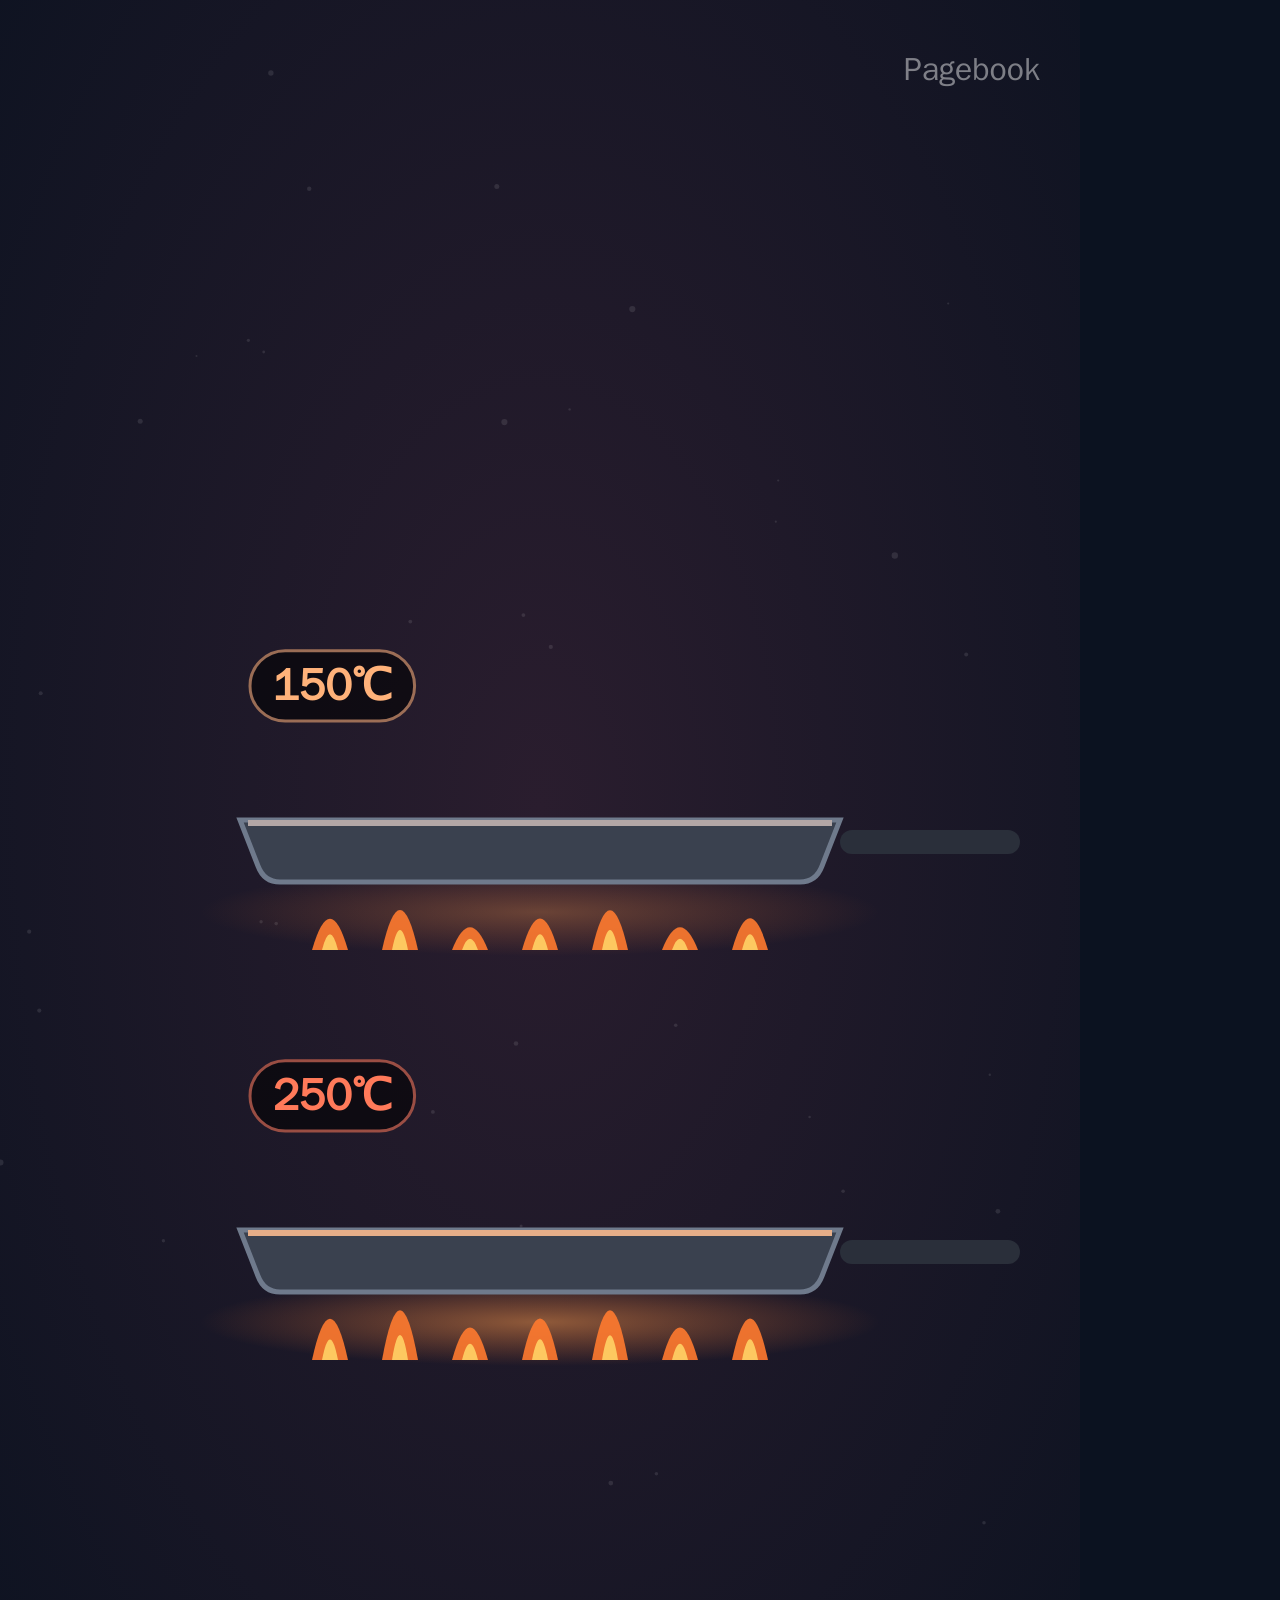
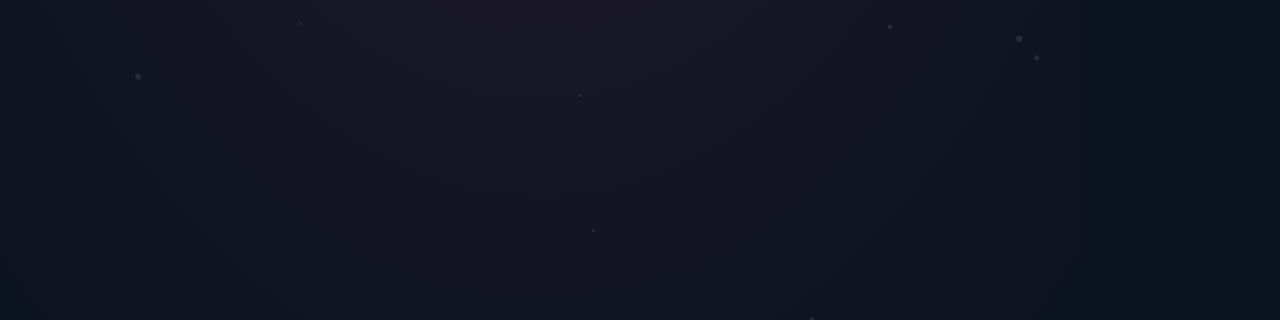
<file: motion/leidenfrost/index.html>
<!doctype html>
<html><head><meta charset="utf-8">
<style>
html,body{margin:0;background:#0b1220;overflow:hidden}
svg{display:block}
text{font-family:Pretendard,'Noto Sans KR','WenQuanYi Zen Hei',sans-serif}
</style></head>
<body>
<svg id="s" width="1080" height="1920" viewBox="0 0 1080 1920" xmlns="http://www.w3.org/2000/svg"></svg>
<script>
// Layout safe zones: profile grid shows y 240-1680 (3:4 crop); Reels UI covers roughly y > 1560.
// Headlines sit at y >= 380, captions are centred at y 1450.
const FPS = 30, DUR = 32.5, TOTAL = Math.round(FPS * DUR);
const WATER = '#5aa9f0', YEL = '#ffd166', HOT = '#ff7a2f', RED = '#ff6b6b', GREEN = '#7dffb0', BG = '#0b1220', GRAY = '#a9b6c8';
const CAP_Y = 1450, HEAD_Y = 380;

// ---------- helpers ----------
const clamp = (x, a = 0, b = 1) => Math.max(a, Math.min(b, x));
const lerp = (a, b, t) => a + (b - a) * t;
const prog = (t, a, b) => clamp((t - a) / (b - a));
const easeOut = t => 1 - Math.pow(1 - clamp(t), 3);
const easeIn = t => Math.pow(clamp(t), 2);
const ease = t => { t = clamp(t); return t < .5 ? 4 * t * t * t : 1 - Math.pow(-2 * t + 2, 3) / 2; };
const back = t => { t = clamp(t); const c = 1.7; return 1 + (c + 1) * Math.pow(t - 1, 3) + c * Math.pow(t - 1, 2); };
const win = (t, a, b, f = .25) => clamp((t - a) / f) * clamp((b - t) / f);
const hex = c => [1, 3, 5].map(i => parseInt(c.slice(i, i + 2), 16));
const mix = (a, b, t) => { const A = hex(a), B = hex(b); t = clamp(t); return '#' + A.map((v, i) => Math.round(lerp(v, B[i], t)).toString(16).padStart(2, '0')).join(''); };
const esc = s => s.replace(/&/g, '&amp;').replace(/</g, '&lt;');
const f1 = v => v.toFixed(1);
const sc2 = v => (Math.round(v * 1000) / 1000);
function rng(seed) { let s = seed >>> 0; return () => { s = (s * 1664525 + 1013904223) >>> 0; return s / 4294967296; }; }
const tlen = s => [...s].reduce((a, c) => a + (c.charCodeAt(0) > 0x2000 ? 1 : 0.55), 0);

function txt(x, y, str, size, o = {}) {
  const { fill = '#fff', weight = 800, anchor = 'middle', op = 1, stroke = null, rot = 0 } = o;
  const st = stroke ? `stroke="${stroke}" stroke-width="${size * 0.14}" stroke-linejoin="round" paint-order="stroke"` : '';
  const tr = rot ? `transform="rotate(${rot} ${f1(x)} ${f1(y)})"` : '';
  return `<text x="${f1(x)}" y="${f1(y)}" font-size="${size}" font-weight="${weight}" fill="${fill}" text-anchor="${anchor}" opacity="${sc2(op)}" ${st} ${tr}>${esc(str)}</text>`;
}
function headline(t, a, b, lines, y = HEAD_Y, size = 80) {
  const op = win(t, a, b, .3); if (op <= 0) return '';
  const dy = (1 - easeOut(prog(t, a, a + .4))) * 30;
  let s = `<g opacity="${sc2(op)}" transform="translate(0 ${f1(dy)})">`;
  lines.forEach((l, i) => { s += txt(540, y + i * size * 1.25, l[0], size, { fill: l[1] || '#fff', stroke: BG }); });
  return s + '</g>';
}
function caption(t, a, b, str) {
  const op = win(t, a, b, .2); if (op <= 0) return '';
  const ls = str.split('\n'), fs = 50, lh = 70;
  const w = Math.min(1020, Math.max(...ls.map(tlen)) * fs + 90), h = ls.length * lh + 42;
  const y0 = CAP_Y - h / 2, dy = (1 - easeOut(prog(t, a, a + .3))) * 24;
  let s = `<g opacity="${sc2(op)}" transform="translate(0 ${f1(dy)})"><rect x="${f1(540 - w / 2)}" y="${f1(y0)}" width="${f1(w)}" height="${h}" rx="28" fill="#000" opacity=".58"/>`;
  ls.forEach((l, i) => { s += txt(540, y0 + 21 + lh * (i + .5) + fs * .36, l, fs, { weight: 700 }); });
  return s + '</g>';
}
function pop(t, a, b, x, y, str, size, fill = YEL, rot = -8) {
  const op = win(t, a, b, .12); if (op <= 0) return '';
  const sc = back(prog(t, a, a + .25));
  return `<g opacity="${sc2(op)}" transform="translate(${f1(x)} ${f1(y)}) rotate(${rot}) scale(${sc2(sc)})">${txt(0, 0, str, size, { fill, stroke: BG })}</g>`;
}
function chip(x, y, str, color, size = 42, op = 1, anchor = 'start') {
  if (op <= 0) return '';
  const w = tlen(str) * size + 48, x0 = anchor === 'start' ? x : x - w / 2;
  return `<g opacity="${sc2(op)}"><rect x="${f1(x0)}" y="${f1(y - size * 1.12)}" width="${f1(w)}" height="${f1(size * 1.6)}" rx="${f1(size * .8)}" fill="#000" opacity=".55" stroke="${color}" stroke-width="3"/>${txt(x0 + w / 2, y, str, size, { fill: color })}</g>`;
}
function arrow(x1, y1, x2, y2, color, w = 8, op = 1) {
  const a = Math.atan2(y2 - y1, x2 - x1), h = w * 2.6;
  const bx = x2 - Math.cos(a) * h, by = y2 - Math.sin(a) * h;
  const p1 = [bx + Math.cos(a + Math.PI / 2) * h * .6, by + Math.sin(a + Math.PI / 2) * h * .6];
  const p2 = [bx + Math.cos(a - Math.PI / 2) * h * .6, by + Math.sin(a - Math.PI / 2) * h * .6];
  return `<g opacity="${sc2(op)}"><line x1="${f1(x1)}" y1="${f1(y1)}" x2="${f1(bx)}" y2="${f1(by)}" stroke="${color}" stroke-width="${w}" stroke-linecap="round"/><polygon points="${f1(x2)},${f1(y2)} ${f1(p1[0])},${f1(p1[1])} ${f1(p2[0])},${f1(p2[1])}" fill="${color}"/></g>`;
}
function checkIcon(x, y, ok, op = 1) {
  const c = ok ? '#2fbf71' : '#e0593e';
  const mark = ok ? `<path d="M${x - 16},${y + 1} L${x - 4},${y + 13} L${x + 17},${y - 11}" stroke="#fff" stroke-width="8" fill="none" stroke-linecap="round" stroke-linejoin="round"/>`
    : `<path d="M${x - 12},${y - 12} L${x + 12},${y + 12} M${x + 12},${y - 12} L${x - 12},${y + 12}" stroke="#fff" stroke-width="8" stroke-linecap="round"/>`;
  return `<g opacity="${sc2(op)}"><circle cx="${x}" cy="${y}" r="30" fill="${c}"/>${mark}</g>`;
}

// ---------- props ----------
function pan(y, temp, op = 1) { // y = top surface
  const heat = clamp((temp - 100) / 200);
  let s = `<g opacity="${sc2(op)}"><ellipse cx="540" cy="${y + 92}" rx="340" ry="44" fill="url(#halo)" opacity="${sc2(.35 + heat * .65)}"/>`;
  s += `<rect x="840" y="${y + 10}" width="180" height="24" rx="12" fill="#2a2f3a"/>`;
  s += `<path d="M240,${y} L840,${y} L822,${y + 46} Q816,${y + 62} 800,${y + 62} L280,${y + 62} Q264,${y + 62} 258,${y + 46} Z" fill="#3a414f" stroke="#6f7a8c" stroke-width="5"/>`;
  s += `<line x1="248" y1="${y + 3}" x2="832" y2="${y + 3}" stroke="${mix('#9aa3b5', '#ffb27a', heat)}" stroke-width="6"/>`;
  return s + '</g>';
}
function flames(y, t, heat, op = 1) {
  let s = `<g opacity="${sc2(op)}">`;
  for (let i = 0; i < 7; i++) { const x = 330 + i * 70, h = 24 + heat * 18 + Math.sin(t * 14 + i * 2.1) * 9; s += `<path d="M${x - 18},${y + 130} Q${x},${f1(y + 130 - h * 2.2)} ${x + 18},${y + 130} Z" fill="${HOT}" opacity=".9"/><path d="M${x - 8},${y + 130} Q${x},${f1(y + 130 - h * 1.1)} ${x + 8},${y + 130} Z" fill="${YEL}" opacity=".9"/>`; }
  return s + '</g>';
}
function bead(x, yb, rx, ry, op = 1) { // water drop sitting with bottom at yb
  const cy = yb - ry;
  return `<g opacity="${sc2(op)}"><ellipse cx="${f1(x)}" cy="${f1(cy)}" rx="${f1(rx)}" ry="${f1(ry)}" fill="url(#drop)"/><ellipse cx="${f1(x - rx * .35)}" cy="${f1(cy - ry * .4)}" rx="${f1(rx * .25)}" ry="${f1(ry * .16)}" fill="#fff" opacity=".8" transform="rotate(-25 ${f1(x - rx * .35)} ${f1(cy - ry * .4)})"/></g>`;
}
function steam(x, y, t, op, n = 3, spread = 50, h = 170) {
  if (op <= 0) return '';
  let s = '';
  for (let i = 0; i < n; i++) {
    const o = (t * .9 + i / n) % 1, xx = x + (i - (n - 1) / 2) * spread, yy = y - o * h;
    s += `<path d="M${f1(xx)},${f1(yy)} q18,-24 0,-48 q-18,-24 0,-48" stroke="#ffffff" stroke-width="6" fill="none" stroke-linecap="round" opacity="${sc2((1 - o) * .45 * op)}"/>`;
  }
  return s;
}
const BUBS = (() => { const r = rng(3), a = []; for (let i = 0; i < 26; i++) a.push({ dx: (r() - .5) * 110, ph: r(), r: 3 + r() * 6 }); return a; })();

// ---------- scenes ----------
function sceneA(t) { // 0 - 7 : two pans
  const P1 = 820, P2 = 1230;
  let s = headline(t, .15, 6.9, [['더 뜨거운 팬에서'], ['물방울이 더 오래 산다?', YEL]]);
  s += pan(P1, 150) + flames(P1, t, .25) + pan(P2, 250) + flames(P2, t, .75);
  s += chip(250, P1 - 120, '150℃', '#ffb27a', 44) + chip(250, P2 - 120, '250℃', '#ff7a5a', 44);
  // pan 1: sizzles away
  const C1 = 1.0, G1 = 1.9;
  if (t >= .5 && t < C1) s += bead(540, 600 + (P1 - 600) * easeIn(prog(t, .5, C1)), 30, 30);
  else if (t >= C1 && t < G1) {
    const k = prog(t, C1, G1), rx = lerp(62, 0, Math.pow(k, .8)), ry = lerp(16, 0, k), jx = Math.sin(t * 70) * 3;
    s += `<ellipse cx="${f1(540 + jx)}" cy="${f1(P1 - ry)}" rx="${f1(rx)}" ry="${f1(ry)}" fill="url(#drop)"/>`;
    for (const b of BUBS) { const o = (t * 4 + b.ph) % 1; if (Math.abs(b.dx) > rx) continue; s += `<circle cx="${f1(540 + b.dx)}" cy="${f1(P1 - 4 - o * 40)}" r="${f1(b.r)}" fill="none" stroke="#e8f6ff" stroke-width="2.5" opacity="${sc2(1 - o)}"/>`; }
  }
  s += steam(540, P1 - 20, t, win(t, C1, 2.8, .3), 3, 46);
  s += pop(t, C1, C1 + .7, 720, P1 - 70, '치익!', 72, '#ffffff', 8);
  s += chip(600, P1 - 120, '약 1초 만에 증발', RED, 40, win(t, 2.0, 6.9, .2));
  // pan 2: floats and skates
  const C2 = 3.1;
  if (t >= 2.6 && t < C2) s += bead(540, 1010 + (P2 - 6 - 1010) * easeIn(prog(t, 2.6, C2)), 32, 32);
  else if (t >= C2) {
    const te = t - C2, bounce = -Math.abs(Math.sin(te * 9)) * 34 * Math.exp(-te * 3);
    const x = 540 + Math.sin(te * 1.7) * 150 * prog(t, C2 + .3, C2 + 1.3);
    s += `<ellipse cx="${f1(x)}" cy="${P2 - 3}" rx="30" ry="4" fill="#ffffff" opacity=".55"/>`;
    s += bead(x, P2 - 7 + bounce, 34, 30);
    s += chip(600, P2 - 120, `${te.toFixed(1)}초째 버티는 중`, GREEN, 40, prog(t, C2 + .2, C2 + .5));
  }
  s += caption(t, .3, 2.4, '150℃ 팬: 치익! 1초 만에 사라짐');
  s += caption(t, 2.5, 4.7, '250℃ 팬: 구슬처럼 굴러다니며 버팀');
  s += caption(t, 4.8, 6.9, '더 뜨거운데 왜 더 오래 버틸까?');
  return s;
}
function cushionDrop(x, yb, rx, ry, gap, t, op = 1) { // drop floating on vapor layer of height gap above yb
  let s = `<g opacity="${sc2(op)}">`;
  if (gap > 1) s += `<ellipse cx="${f1(x)}" cy="${f1(yb - gap / 2)}" rx="${f1(rx * .85)}" ry="${f1(gap / 2 + 2)}" fill="#ffffff" opacity=".55"/>`;
  s += bead(x, yb - gap, rx, ry) + '</g>';
  return s;
}
function sceneB(t) { // 7 - 10.3 : title
  const a = 7.0, sc = back(prog(t, a, a + .5)), bob = Math.sin((t - a) * 3) * 8;
  let s = `<g transform="translate(540 740) scale(${sc2(sc)}) translate(-540 -740)">`;
  s += `<rect x="330" y="790" width="420" height="26" rx="13" fill="#4a5263"/><ellipse cx="540" cy="830" rx="260" ry="30" fill="url(#halo)"/>`;
  s += cushionDrop(540, 790 + bob * .2, 120, 100, 18 + bob, t) + steam(540, 640, t, 1, 3, 90, 120) + '</g>';
  s += `<g opacity="${sc2(easeOut(prog(t, a + .3, a + .8)))}" filter="url(#glow)">${txt(540, 1000, '라이덴프로스트', 118)}${txt(540, 1125, '효과', 118)}</g>`;
  s += txt(540, 1200, 'Leidenfrost Effect', 52, { fill: WATER, weight: 600, op: easeOut(prog(t, a + .6, a + 1.0)) });
  s += txt(540, 1275, '1756년 독일 의사 라이덴프로스트가 기록', 38, { fill: GRAY, weight: 600, op: easeOut(prog(t, a + .9, a + 1.3)) });
  s += caption(t, 7.6, 10.2, "이 현상의 이름은 '라이덴프로스트 효과'");
  return s;
}
function sceneC(t) { // 10.3 - 16 : vapor cushion cross-section
  let s = headline(t, 10.35, 15.9, [['왜 더 오래 버틸까?']]);
  const PY = 1110, TOUCH = 11.3;
  s += `<ellipse cx="540" cy="${PY + 70}" rx="420" ry="60" fill="url(#halo)" opacity=".9"/>`;
  s += `<rect x="130" y="${PY}" width="820" height="90" rx="14" fill="#3a414f" stroke="#6f7a8c" stroke-width="5"/>`;
  s += `<line x1="138" y1="${PY + 3}" x2="942" y2="${PY + 3}" stroke="#ffb27a" stroke-width="6"/>`;
  s += txt(900, PY + 60, '뜨거운 판', 34, { anchor: 'end', fill: '#ffd6b5', weight: 700 });
  const fall = easeOut(prog(t, 10.4, TOUCH)), gap = 46 * easeOut(prog(t, TOUCH, TOUCH + .5)) + Math.sin(t * 6) * 3 * prog(t, TOUCH + .5, TOUCH + 1);
  const yb = lerp(PY - 300, PY, fall) - gap, wob = 1 + Math.sin(t * 7) * .02 * prog(t, TOUCH, TOUCH + .5);
  // vapor layer
  if (gap > 1) {
    s += `<rect x="330" y="${f1(PY - gap)}" width="420" height="${f1(gap)}" fill="#ffffff" opacity=".42"/>`;
    const aop = prog(t, TOUCH + .4, TOUCH + .8);
    for (const d of [-1, 1]) for (let i = 0; i < 3; i++) { const o = ((t * 1.4 + i / 3) % 1); const x0 = 540 + d * (40 + o * 190); s += arrow(x0, PY - gap / 2, x0 + d * 40, PY - gap / 2, '#ffffff', 5, aop * (1 - o * .5)); }
    s += steam(330, PY - gap - 10, t, aop, 2, 30, 120) + steam(750, PY - gap - 10, t + .4, aop, 2, 30, 120);
  }
  // the drop
  s += `<g transform="translate(540 ${f1(yb)}) scale(${sc2(wob)} ${sc2(2 - wob)}) translate(-540 ${f1(-yb)})">`;
  s += `<path d="M330,${f1(yb - 40)} C330,${f1(yb - 330)} 750,${f1(yb - 330)} 750,${f1(yb - 40)} Q750,${f1(yb)} 650,${f1(yb)} L430,${f1(yb)} Q330,${f1(yb)} 330,${f1(yb - 40)} Z" fill="url(#drop)"/>`;
  s += `<ellipse cx="440" cy="${f1(yb - 220)}" rx="50" ry="26" fill="#ffffff" opacity=".75" transform="rotate(-25 440 ${f1(yb - 220)})"/></g>`;
  s += txt(540, yb - 120, '물방울', 46, { op: prog(t, 10.6, 11.0) });
  s += pop(t, TOUCH, TOUCH + .6, 830, PY - 160, '치익', 60, '#ffffff', 10);
  // label for cushion
  const lop = prog(t, TOUCH + .6, TOUCH + 1.0);
  if (lop > 0) s += `<g opacity="${sc2(lop)}"><line x1="760" y1="${f1(PY - gap / 2)}" x2="880" y2="${PY - 90}" stroke="#ffffff" stroke-width="3"/></g>` + txt(890, PY - 140, '수증기 쿠션', 42, { anchor: 'middle', fill: '#ffffff', op: lop, stroke: BG }) + txt(890, PY - 98, '(실제 약 0.1mm)', 30, { fill: GRAY, weight: 600, op: lop, stroke: BG });
  // heat arrows blocked
  const hop = prog(t, 13.5, 13.9);
  if (hop > 0) {
    for (let i = 0; i < 5; i++) { const x = 380 + i * 80, o = (t * 1.2 + i * .2) % 1; s += arrow(x, PY + 70 - o * 20, x, PY + 14 - o * 10, HOT, 7, hop * .9); }
    s += txt(540, PY + 175, '수증기는 열을 잘 못 전해요', 40, { fill: '#ffb27a', op: hop, stroke: BG });
  }
  s += caption(t, 10.4, 13.3, '닿는 순간 아랫면이 확 증발해\n수증기 쿠션이 생겨요');
  s += caption(t, 13.4, 15.9, '물방울은 그 위에 떠 있어서\n열을 잘 못 받아요');
  return s;
}
// qualitative lifetime curve (normalised heights)
const CURVE = [[100, .42], [125, .28], [150, .06], [170, .1], [190, .55], [205, .93], [230, .86], [260, .74], [300, .62]];
const cr1 = (a, b, c, d, u) => .5 * ((2 * b) + (-a + c) * u + (2 * a - 5 * b + 4 * c - d) * u * u + (-a + 3 * b - 3 * c + d) * u * u * u);
const DENSE = (() => { const a = []; for (let i = 0; i < CURVE.length - 1; i++) { const p0 = CURVE[Math.max(0, i - 1)], p1 = CURVE[i], p2 = CURVE[i + 1], p3 = CURVE[Math.min(CURVE.length - 1, i + 2)]; for (let k = 0; k < 24; k++) { const u = k / 24; a.push([cr1(p0[0], p1[0], p2[0], p3[0], u), cr1(p0[1], p1[1], p2[1], p3[1], u)]); } } a.push(CURVE[CURVE.length - 1]); return a; })();
const GX = T => 190 + (T - 100) / 200 * 700, GY = v => 1220 - v * 540;
function sceneD(t) { // 16 - 22 : lifetime graph
  let s = headline(t, 16.05, 21.9, [['얼마나 차이 날까?']]);
  const gop = prog(t, 16.1, 16.4);
  s += `<g opacity="${sc2(gop)}"><line x1="190" y1="1220" x2="900" y2="1220" stroke="${GRAY}" stroke-width="4"/><line x1="190" y1="1220" x2="190" y2="620" stroke="${GRAY}" stroke-width="4"/>`;
  for (const T of [100, 150, 200, 250, 300]) s += `<line x1="${GX(T)}" y1="1220" x2="${GX(T)}" y2="1236" stroke="${GRAY}" stroke-width="3"/>` + txt(GX(T), 1272, T + '', 32, { fill: GRAY, weight: 700 });
  s += txt(545, 1318, '판 온도 (℃)', 34, { fill: GRAY, weight: 700 }) + txt(150, 920, '물방울 수명 →', 34, { fill: GRAY, weight: 700, rot: -90 });
  s += txt(210, 660, '작은 물방울 실험 예시', 30, { anchor: 'start', fill: GRAY, weight: 600 }) + '</g>';
  const Tp = lerp(100, 300, ease(prog(t, 16.5, 18.7)));
  // Leidenfrost line
  if (Tp > 192) { const o = prog(t, 18.1, 18.4); s += `<line x1="${GX(200)}" y1="1220" x2="${GX(200)}" y2="640" stroke="#ffffff" stroke-width="3" stroke-dasharray="10 8" opacity="${sc2(o * .8)}"/>` + txt(GX(200), 612, '라이덴프로스트 점 (약 200℃)', 34, { fill: '#ffffff', op: o, stroke: BG }); }
  const pts = DENSE.filter(p => p[0] <= Tp);
  if (pts.length > 1) {
    s += `<polyline points="${pts.map(p => f1(GX(p[0])) + ',' + f1(GY(p[1]))).join(' ')}" stroke="${WATER}" stroke-width="9" fill="none" stroke-linecap="round" stroke-linejoin="round"/>`;
    const e = pts[pts.length - 1]; s += `<circle cx="${f1(GX(e[0]))}" cy="${f1(GY(e[1]))}" r="14" fill="#ffffff"/>`;
  }
  if (Tp > 152) { const o = prog(t, 17.3, 17.6); s += `<circle cx="${GX(150)}" cy="${f1(GY(.06))}" r="13" fill="${RED}" opacity="${sc2(o)}"/>` + txt(GX(150) + 26, GY(.06) - 34, '150℃: 약 1초', 40, { anchor: 'start', fill: RED, op: o, stroke: BG }); }
  if (Tp > 210) { const o = prog(t, 18.6, 18.9); s += `<circle cx="${f1(GX(205))}" cy="${f1(GY(.93))}" r="13" fill="${YEL}" opacity="${sc2(o)}"/>` + txt(GX(205) + 28, GY(.93) - 14, '1분 넘게 버티기도', 40, { anchor: 'start', fill: YEL, op: o, stroke: BG }); }
  s += caption(t, 16.1, 18.6, '판 온도에 따른 물방울 수명을 보면');
  s += caption(t, 18.7, 21.9, '약 200℃를 넘는 순간\n수명이 확 늘어나요');
  return s;
}
function sceneE(t) { // 22 - 27 : pan preheat test
  let s = headline(t, 22.05, 26.9, [['이 원리, 어디에 쓰일까?']], HEAD_Y, 70);
  const P = 860;
  s += pan(P, 250) + flames(P, t, .75);
  for (let i = 0; i < 4; i++) {
    const t0 = 22.3 + i * .12, land = t0 + .45;
    if (t < t0) continue;
    const r = 18 + (i % 2) * 6;
    if (t < land) s += bead(400 + i * 90, lerp(560, P - 5, easeIn(prog(t, t0, land))), r, r);
    else { const te = t - land, x = 540 + Math.sin(te * (1.1 + i * .25) + i * 1.7) * 230 * prog(t, land, land + .8), b = -Math.abs(Math.sin(te * 10)) * 20 * Math.exp(-te * 3); s += `<ellipse cx="${f1(x)}" cy="${P - 3}" rx="${r}" ry="3" fill="#fff" opacity=".5"/>` + bead(x, P - 6 + b, r + 2, r); }
  }
  const r1 = prog(t, 23.0, 23.3), r2 = prog(t, 23.5, 23.8);
  s += checkIcon(250, 1080, false, r1) + txt(300, 1094, '치익 하고 사라지면: 덜 달궈짐', 40, { anchor: 'start', op: r1, weight: 700 });
  s += checkIcon(250, 1180, true, r2) + txt(300, 1194, '구슬처럼 굴러다니면: 예열 완료!', 40, { anchor: 'start', op: r2, fill: GREEN });
  s += txt(540, 1290, '주의: 기름 없는 빈 팬에서만 해보세요', 34, { fill: '#ffb27a', weight: 700, op: prog(t, 24.0, 24.3) });
  s += caption(t, 22.1, 24.4, '스테인리스 팬 예열 확인법이\n바로 이 원리예요');
  s += caption(t, 24.5, 26.9, '물방울이 구슬처럼 굴러다니면\n충분히 달궈진 거예요');
  return s;
}
function sceneF(t) { // 27 - 30 : takeaway
  const sc = back(prog(t, 27.0, 27.5)), bob = Math.sin(t * 3) * 8;
  let s = `<g transform="translate(540 820) scale(${sc2(sc)}) translate(-540 -820)">`;
  s += `<rect x="300" y="900" width="480" height="28" rx="14" fill="#4a5263"/><ellipse cx="540" cy="945" rx="300" ry="34" fill="url(#halo)"/>`;
  s += cushionDrop(540, 900, 140, 115, 22 + bob, t) + steam(540, 700, t, 1, 3, 100, 120) + '</g>';
  s += txt(540, 1120, '뜨거울수록 오히려', 70, { op: prog(t, 27.3, 27.6), stroke: BG });
  s += txt(540, 1220, '닿지 않는다', 84, { fill: YEL, op: prog(t, 27.6, 27.9), stroke: BG });
  s += caption(t, 27.2, 29.9, '너무 뜨거우면 물방울이\n스스로 만든 쿠션 위에 떠요');
  return s;
}
function sceneG(t) { // 30 - 32.5 : next episode + follow
  const a = 30.0;
  let s = chip(540, 640, '다음 편', YEL, 40, prog(t, a, a + .3), 'middle');
  const sc = back(prog(t, a + .1, a + .6));
  s += `<g transform="translate(540 880) scale(${sc2(sc)}) translate(-540 -880)">`;
  for (let i = 0; i < 12; i++) { const ang = i / 12 * Math.PI * 2 + t * .4; s += `<line x1="${f1(540 + Math.cos(ang) * 90)}" y1="${f1(880 + Math.sin(ang) * 90)}" x2="${f1(540 + Math.cos(ang) * 150)}" y2="${f1(880 + Math.sin(ang) * 150)}" stroke="${YEL}" stroke-width="10" stroke-linecap="round" opacity=".8"/>`; }
  s += `<circle cx="540" cy="880" r="70" fill="url(#spark)"/></g>`;
  s += txt(540, 1110, '새우 펀치가', 76, { op: prog(t, a + .3, a + .6), stroke: BG });
  s += txt(540, 1210, '태양만큼 뜨겁다고?', 76, { fill: YEL, op: prog(t, a + .5, a + .8), stroke: BG });
  const fo = prog(t, a + .9, a + 1.2), pulse = 1 + Math.sin(t * 6) * .03;
  s += `<g opacity="${sc2(fo)}" transform="translate(540 1335) scale(${sc2(pulse)})"><rect x="-260" y="-48" width="520" height="96" rx="48" fill="#4f6bff"/>${txt(0, 16, '팔로우하고 다음 편 보기', 42)}</g>`;
  s += txt(540, 1440, 'Pagebook | 1분 과학 원리', 34, { fill: GRAY, weight: 700, op: fo });
  return s;
}
function renderCover() {
  let s = DEFS + `<rect width="1080" height="1920" fill="url(#bg)"/>`;
  s += txt(540, 470, '더 뜨거운 팬에서', 92, { stroke: BG });
  s += txt(540, 590, '물방울이', 92, { stroke: BG }) + txt(540, 710, '더 오래 산다?', 104, { fill: YEL, stroke: BG });
  s += pan(1090, 250) + flames(1090, 0.3, .75);
  s += `<g transform="translate(540 1000) scale(1.6) translate(-540 -1000)">${cushionDrop(540, 1090, 40, 34, 7, 0)}</g>`;
  s += chip(540, 1380, '150℃  →  약 1초', RED, 50, 1, 'middle');
  s += chip(540, 1500, '200℃↑  →  1분 넘게', YEL, 50, 1, 'middle');
  s += txt(1040, 80, 'Pagebook', 32, { anchor: 'end', fill: '#ffffff', op: .45, weight: 700 });
  document.getElementById('s').innerHTML = s;
}

const SCENES = [[0, 7.0, sceneA], [7.0, 10.3, sceneB], [10.3, 16.0, sceneC], [16.0, 22.0, sceneD], [22.0, 27.0, sceneE], [27.0, 30.0, sceneF], [30.0, DUR, sceneG]];
const DEFS = `<defs>
  <radialGradient id="bg" cx="50%" cy="42%" r="75%"><stop offset="0" stop-color="#2a1d2e"/><stop offset="1" stop-color="${BG}"/></radialGradient>
  <radialGradient id="drop" cx="35%" cy="30%" r="80%"><stop offset="0" stop-color="#ffffff" stop-opacity=".95"/><stop offset=".3" stop-color="#8fd0ff"/><stop offset="1" stop-color="#2f7fd8"/></radialGradient>
  <radialGradient id="halo"><stop offset="0" stop-color="#ff9a4a" stop-opacity=".6"/><stop offset="1" stop-color="#ff7a2f" stop-opacity="0"/></radialGradient>
  <radialGradient id="spark"><stop offset="0" stop-color="#ffffff" stop-opacity="1"/><stop offset=".45" stop-color="#ffe7a3" stop-opacity=".8"/><stop offset="1" stop-color="#ffd166" stop-opacity="0"/></radialGradient>
  <filter id="glow" x="-30%" y="-50%" width="160%" height="200%"><feGaussianBlur stdDeviation="9" result="b"/><feMerge><feMergeNode in="b"/><feMergeNode in="SourceGraphic"/></feMerge></filter>
</defs>`;
const DOTS = (() => { const r = rng(21); let d = ''; for (let i = 0; i < 60; i++) d += `<circle cx="${f1(r() * 1080)}" cy="${f1(r() * 1920)}" r="${f1(1 + r() * 2.2)}" fill="#ffffff" opacity="${f1(.04 + r() * .08)}"/>`; return d; })();

function render(f) {
  const t = f / FPS;
  let s = DEFS + `<rect width="1080" height="1920" fill="url(#bg)"/>` + DOTS;
  for (const [a, b, fn] of SCENES) {
    if (t < a - .001 || t > b + .001) continue;
    const op = (a === 0 ? 1 : clamp((t - a) / .3)) * clamp((b - t) / .3 + (b === DUR ? 1 : 0));
    s += `<g opacity="${sc2(op)}">${fn(t)}</g>`;
  }
  s += txt(1040, 80, 'Pagebook', 32, { anchor: 'end', fill: '#ffffff', op: .45, weight: 700 });
  document.getElementById('s').innerHTML = s;
}
render(0);
</script>
</body></html>
</file>
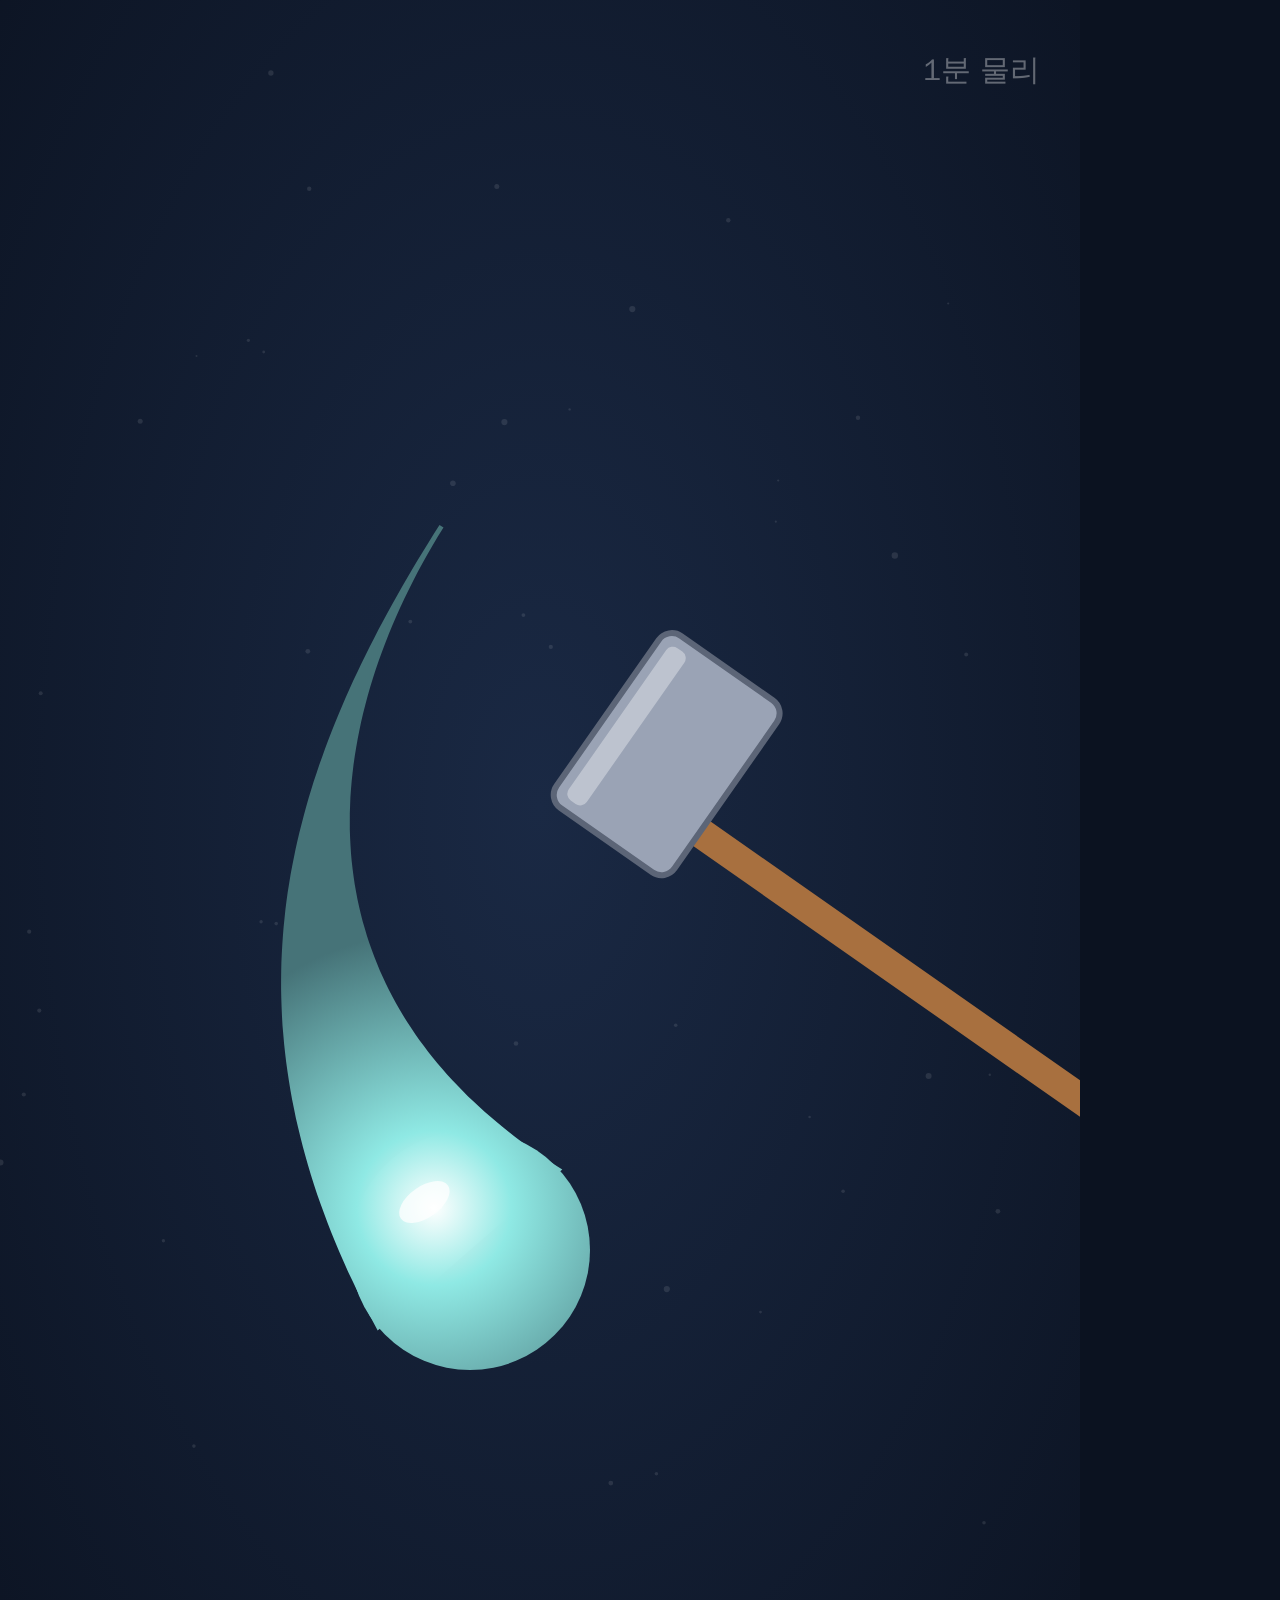
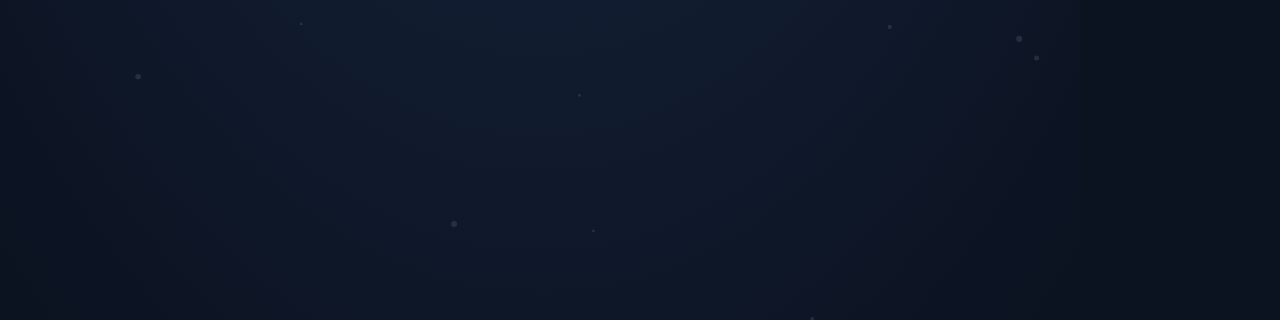
<file: motion/rupert-drop/index.html>
<!doctype html>
<html><head><meta charset="utf-8">
<style>
html,body{margin:0;background:#0b1220;overflow:hidden}
svg{display:block}
text{font-family:Pretendard,'Noto Sans KR','WenQuanYi Zen Hei',sans-serif}
</style></head>
<body>
<svg id="s" width="1080" height="1920" viewBox="0 0 1080 1920" xmlns="http://www.w3.org/2000/svg"></svg>
<script>
const FPS = 30, DUR = 28.5, TOTAL = Math.round(FPS * DUR);
const GLASS = '#8fe9e4', HOT = '#ff7a2f', YEL = '#ffd166', DEEP = '#3f8fa8', BG = '#0b1220';

// ---------- helpers ----------
const clamp = (x, a = 0, b = 1) => Math.max(a, Math.min(b, x));
const lerp = (a, b, t) => a + (b - a) * t;
const prog = (t, a, b) => clamp((t - a) / (b - a));
const easeOut = t => 1 - Math.pow(1 - clamp(t), 3);
const easeIn = t => Math.pow(clamp(t), 3);
const ease = t => { t = clamp(t); return t < .5 ? 4 * t * t * t : 1 - Math.pow(-2 * t + 2, 3) / 2; };
const back = t => { t = clamp(t); const c = 1.7; return 1 + (c + 1) * Math.pow(t - 1, 3) + c * Math.pow(t - 1, 2); };
const win = (t, a, b, f = .25) => clamp((t - a) / f) * clamp((b - t) / f);
const hex = c => [1, 3, 5].map(i => parseInt(c.slice(i, i + 2), 16));
const mix = (a, b, t) => { const A = hex(a), B = hex(b); t = clamp(t); return '#' + A.map((v, i) => Math.round(lerp(v, B[i], t)).toString(16).padStart(2, '0')).join(''); };
const esc = s => s.replace(/&/g, '&amp;').replace(/</g, '&lt;');
const f1 = v => v.toFixed(1);
function rng(seed) { let s = seed >>> 0; return () => { s = (s * 1664525 + 1013904223) >>> 0; return s / 4294967296; }; }
const tlen = s => [...s].reduce((a, c) => a + (c.charCodeAt(0) > 0x2000 ? 1 : 0.55), 0);

function txt(x, y, str, size, o = {}) {
  const { fill = '#fff', weight = 800, anchor = 'middle', op = 1, stroke = null } = o;
  const st = stroke ? `stroke="${stroke}" stroke-width="${size * 0.14}" stroke-linejoin="round" paint-order="stroke"` : '';
  return `<text x="${f1(x)}" y="${f1(y)}" font-size="${size}" font-weight="${weight}" fill="${fill}" text-anchor="${anchor}" opacity="${op}" ${st}>${esc(str)}</text>`;
}
function headline(t, a, b, lines, y = 260, size = 84) {
  const op = win(t, a, b, .3); if (op <= 0) return '';
  const dy = (1 - easeOut(prog(t, a, a + .4))) * 30;
  let s = `<g opacity="${op}" transform="translate(0 ${f1(dy)})">`;
  lines.forEach((l, i) => { s += txt(540, y + i * size * 1.25, l[0], size, { fill: l[1] || '#fff', stroke: BG }); });
  return s + '</g>';
}
function caption(t, a, b, str) {
  const op = win(t, a, b, .2); if (op <= 0) return '';
  const ls = str.split('\n'), fs = 52, lh = 74;
  const w = Math.min(1020, Math.max(...ls.map(tlen)) * fs + 90), h = ls.length * lh + 46;
  const y0 = 1650 - h / 2, dy = (1 - easeOut(prog(t, a, a + .3))) * 24;
  let s = `<g opacity="${op}" transform="translate(0 ${f1(dy)})"><rect x="${f1(540 - w / 2)}" y="${f1(y0)}" width="${f1(w)}" height="${h}" rx="30" fill="#000" opacity=".58"/>`;
  ls.forEach((l, i) => { s += txt(540, y0 + 23 + lh * (i + .5) + fs * .36, l, fs, { weight: 700 }); });
  return s + '</g>';
}
function pop(t, a, b, x, y, str, size, fill = YEL, rot = -8) {
  const op = win(t, a, b, .12); if (op <= 0) return '';
  const sc = back(prog(t, a, a + .25));
  return `<g opacity="${op}" transform="translate(${x} ${y}) rotate(${rot}) scale(${f1(sc * 100) / 100})">${txt(0, 0, str, size, { fill, stroke: BG })}</g>`;
}

// ---------- the drop ----------
function spine(s, o) {
  const P1 = [230, -360], P2 = [-80, -720], u = 1 - s;
  const fx = o.flip ? -1 : 1, x = fx * (2 * u * s * P1[0] + s * s * P2[0]), y = 2 * u * s * P1[1] + s * s * P2[1];
  const c = Math.cos(o.rot || 0), sn = Math.sin(o.rot || 0);
  return [o.x + (x * c - y * sn) * o.k, o.y + (x * sn + y * c) * o.k];
}
const halfW = (s, R) => R * Math.pow(1 - s, 1.8) + 2.4;
function dropPath(o, s0 = 0, s1 = 1) {
  const N = 90, L = [], Rr = [];
  for (let i = 0; i <= N; i++) {
    const s = lerp(s0, s1, i / N), p = spine(s, o);
    const a = spine(Math.max(0, s - .003), o), b = spine(Math.min(1, s + .003), o);
    let dx = b[0] - a[0], dy = b[1] - a[1]; const l = Math.hypot(dx, dy) || 1; dx /= l; dy /= l;
    const w = halfW(s, o.R) * o.k;
    L.push([p[0] - dy * w, p[1] + dx * w]); Rr.push([p[0] + dy * w, p[1] - dx * w]);
  }
  return 'M' + L.concat(Rr.reverse()).map(p => f1(p[0]) + ',' + f1(p[1])).join('L') + 'Z';
}
function normalAt(s, o) {
  const a = spine(Math.max(0, s - .003), o), b = spine(Math.min(1, s + .003), o);
  let dx = b[0] - a[0], dy = b[1] - a[1]; const l = Math.hypot(dx, dy) || 1; return [-dy / l, dx / l];
}
const CRACKS = (() => { const r = rng(11), a = []; for (let i = 0; i < 420; i++) a.push({ s: Math.pow(r(), .8), off: r() * 2 - 1, ang: r() * Math.PI, len: 6 + r() * 22 }); return a; })();

function drawDrop(o) {
  const col = o.col || GLASS, id = 'g' + (o.id || 0), hc = spine(0, o), r = o.R * o.k;
  let s = `<defs><radialGradient id="${id}" gradientUnits="userSpaceOnUse" cx="${f1(hc[0] - r * .3)}" cy="${f1(hc[1] - r * .35)}" r="${f1(r * 2.3)}">
    <stop offset="0" stop-color="#ffffff" stop-opacity=".95"/><stop offset=".28" stop-color="${col}"/><stop offset="1" stop-color="${mix(col, BG, .55)}"/></radialGradient></defs>`;
  s += `<g opacity="${o.alpha ?? 1}">`;
  if (o.halo) s += `<circle cx="${f1(hc[0])}" cy="${f1(hc[1])}" r="${f1(r * 2.4)}" fill="url(#halo)" opacity="${o.halo}"/>`;
  s += `<path d="${dropPath(o)}" fill="url(#${id})"/><circle cx="${f1(hc[0])}" cy="${f1(hc[1])}" r="${f1(r)}" fill="url(#${id})"/>`;
  s += `<ellipse cx="${f1(hc[0] - r * .38)}" cy="${f1(hc[1] - r * .4)}" rx="${f1(r * .24)}" ry="${f1(r * .13)}" fill="#fff" opacity=".75" transform="rotate(-35 ${f1(hc[0] - r * .38)} ${f1(hc[1] - r * .4)})"/>`;
  if (o.front !== undefined && o.front < 1) {
    const fr = clamp(o.front);
    s += `<path d="${dropPath(o, fr, 1)}" fill="#e9fbff" opacity=".45"/>`;
    if (fr <= 0.001) s += `<circle cx="${f1(hc[0])}" cy="${f1(hc[1])}" r="${f1(r)}" fill="#e9fbff" opacity=".45"/>`;
    let ln = '';
    for (const c of CRACKS) {
      if (c.s < fr) continue;
      const p = spine(c.s, o), nn = normalAt(c.s, o), w = halfW(c.s, o.R) * o.k * .9;
      const x = p[0] + nn[0] * w * c.off, y = p[1] + nn[1] * w * c.off, L = c.len * o.k;
      ln += `M${f1(x - Math.cos(c.ang) * L)},${f1(y - Math.sin(c.ang) * L)}L${f1(x + Math.cos(c.ang) * L)},${f1(y + Math.sin(c.ang) * L)}`;
    }
    s += `<path d="${ln}" stroke="#ffffff" stroke-width="2.2" opacity=".85" fill="none"/>`;
    const fp = spine(fr, o);
    s += `<circle cx="${f1(fp[0])}" cy="${f1(fp[1])}" r="${f1(34 * o.k + 10)}" fill="url(#spark)"/>`;
  }
  return s + '</g>';
}
const SHARD_CACHE = {};
function shards(o, t0, t, seed = 3, count = 320) {
  const te = t - t0; if (te < 0 || te > 2.2) return '';
  if (!SHARD_CACHE[seed]) {
    const r = rng(seed), a = [];
    for (let i = 0; i < count; i++) {
      const s = Math.pow(r(), 1.6), p = spine(s, o), nn = normalAt(s, o), off = r() * 2 - 1, w = halfW(s, o.R) * o.k;
      const x = p[0] + nn[0] * w * off, y = p[1] + nn[1] * w * off;
      const hc = spine(0, o); let dx = x - hc[0] + (r() - .5) * 60, dy = y - hc[1] + (r() - .5) * 60;
      const l = Math.hypot(dx, dy) || 1; dx /= l; dy /= l;
      a.push({ x, y, dx, dy, v: 350 + r() * 1300, size: 3 + r() * 9, rot: r() * 6.28, spin: (r() - .5) * 14, c: r() < .3 ? '#ffffff' : GLASS });
    }
    SHARD_CACHE[seed] = a;
  }
  const al = clamp(1 - te / 2.0); let s = '';
  const flash = clamp(1 - te / .25);
  const hc = spine(0, o);
  if (flash > 0) s += `<circle cx="${f1(hc[0])}" cy="${f1(hc[1])}" r="${f1(60 + te * 1400)}" fill="url(#spark)" opacity="${f1(flash)}"/>`;
  for (const p of SHARD_CACHE[seed]) {
    const d = p.v * (1 - Math.exp(-2.6 * te)) / 2.6;
    const x = p.x + p.dx * d, y = p.y + p.dy * d + 260 * te * te, a = p.rot + p.spin * te, z = p.size;
    const pts = [0, 2.1, 4.2].map(k => `${f1(x + Math.cos(a + k) * z)},${f1(y + Math.sin(a + k) * z)}`).join(' ');
    s += `<polygon points="${pts}" fill="${p.c}" opacity="${f1(al)}"/>`;
  }
  return s;
}
function burst(x, y, t, h, color = YEL) {
  const te = t - h; if (te < 0 || te > .3) return '';
  const p = te / .3; let s = `<g opacity="${f1(1 - p)}" stroke="${color}" stroke-width="10" stroke-linecap="round">`;
  for (let i = 0; i < 9; i++) {
    const a = Math.PI + (i / 8) * Math.PI, r0 = 40 + p * 60, r1 = 90 + p * 130;
    s += `<line x1="${f1(x + Math.cos(a) * r0)}" y1="${f1(y + Math.sin(a) * r0)}" x2="${f1(x + Math.cos(a) * r1)}" y2="${f1(y + Math.sin(a) * r1)}"/>`;
  }
  return s + '</g>';
}
function arrow(x1, y1, x2, y2, color, w = 10, op = 1) {
  const a = Math.atan2(y2 - y1, x2 - x1), h = w * 2.6;
  const bx = x2 - Math.cos(a) * h, by = y2 - Math.sin(a) * h;
  const p1 = [bx + Math.cos(a + Math.PI / 2) * h * .6, by + Math.sin(a + Math.PI / 2) * h * .6];
  const p2 = [bx + Math.cos(a - Math.PI / 2) * h * .6, by + Math.sin(a - Math.PI / 2) * h * .6];
  return `<g opacity="${f1(op)}"><line x1="${f1(x1)}" y1="${f1(y1)}" x2="${f1(bx)}" y2="${f1(by)}" stroke="${color}" stroke-width="${w}" stroke-linecap="round"/><polygon points="${f1(x2)},${f1(y2)} ${f1(p1[0])},${f1(p1[1])} ${f1(p2[0])},${f1(p2[1])}" fill="${color}"/></g>`;
}

// ---------- scenes ----------
const HITS = [1.0, 2.0, 2.9];
function hammerDeg(t) {
  for (const h of HITS) {
    if (t >= h - .4 && t < h) { const p = (t - (h - .4)) / .4; return 35 * (1 - p * p); }
    if (t >= h && t < h + .5) return 35 * easeOut((t - h) / .5);
  }
  return 35;
}
function sceneA(t) { // 0 - 7.6 : hammer + tail snap
  const o0 = { x: 470, y: 1250, k: 1, rot: -0.15, R: 120, id: 1, flip: true };
  let shx = 0;
  for (const h of HITS) { const d = t - h; if (d > 0 && d < .3) shx += Math.sin(d * 90) * 12 * (1 - d / .3); }
  const o = { ...o0, x: o0.x + shx };
  let s = '';
  s += headline(t, 0.15, 4.2, [['망치로 내리쳐도'], ['안 깨지는 유리?', YEL]], 250, 86);
  s += headline(t, 4.3, 7.5, [['그런데 꼬리를'], ['살짝 꺾으면?', YEL]], 250, 86);

  const SNAP = 5.4, BOOM = 5.66;
  if (t < BOOM) {
    const front = t < SNAP ? 1 : 1 - easeIn(prog(t, SNAP, BOOM));
    s += drawDrop({ ...o, front: t < SNAP ? undefined : front });
  } else s += shards(o0, BOOM, t, 3);

  // hammer
  if (t < 4.6) {
    const ex = easeIn(prog(t, 4.0, 4.6));
    s += `<g opacity="${f1(1 - ex)}" transform="translate(${f1(1075 + ex * 500)} 1095) rotate(${f1(hammerDeg(t) + ex * 20)})">
      <rect x="-530" y="-15" width="560" height="30" rx="12" fill="#a8703f"/>
      <rect x="-602" y="-150" width="144" height="210" rx="16" fill="#9aa3b5" stroke="#5c6577" stroke-width="6"/>
      <rect x="-590" y="-138" width="22" height="186" rx="8" fill="#ffffff" opacity=".35"/></g>`;
  }
  HITS.forEach((h, i) => { s += burst(545, 1155, t, h); s += pop(t, h, h + .55, i % 2 ? 250 : 700, 1060, i === 1 ? '쾅!' : '탕!', 96, '#ffffff', i % 2 ? -10 : 8); });
  if (t > 3.2 && t < 4.3) {
    const op = win(t, 3.2, 4.3, .15), sc = back(prog(t, 3.2, 3.45));
    s += `<g opacity="${f1(op)}" transform="translate(760 1380) scale(${f1(sc * 100) / 100})"><circle r="70" fill="#2fbf71"/><path d="M-32,2 L-8,26 L34,-22" stroke="#fff" stroke-width="16" fill="none" stroke-linecap="round" stroke-linejoin="round"/></g>`;
    s += txt(760, 1500, '멀쩡!', 60, { fill: '#7dffb0', op, stroke: BG });
  }
  // fingers pinching tail
  if (t > 4.5 && t < 6.0) {
    const tip = spine(1, o0), cl = easeOut(prog(t, 4.6, 5.2)), out = easeIn(prog(t, 5.5, 6.0));
    const gap = lerp(140, 26, cl) + out * 160, op = 1 - out;
    s += `<g opacity="${f1(op)}"><rect x="${f1(tip[0] - gap - 70)}" y="${f1(tip[1] - 30)}" width="80" height="60" rx="30" fill="#f2c9a0"/>
      <rect x="${f1(tip[0] + gap - 10)}" y="${f1(tip[1] - 30)}" width="80" height="60" rx="30" fill="#f2c9a0"/></g>`;
  }
  { const tp = spine(1, o0); s += pop(t, SNAP, SNAP + .5, tp[0] + 90, tp[1] + 10, '딱', 64, '#ffffff', 10); }
  s += pop(t, BOOM + .02, BOOM + .9, 540, 1000, '펑!', 150, YEL, -6);

  s += caption(t, 0.3, 3.95, '망치로 세게 쳐도 멀쩡한 유리 방울');
  s += caption(t, 4.4, 5.6, '그런데 가느다란 꼬리 끝을\n살짝 꺾으면…');
  s += caption(t, 5.75, 7.5, '펑! 순식간에 통째로 가루가 돼요');
  return s;
}
function sceneB(t) { // 7.6 - 11.0 : title
  const a = 7.6, sc = back(prog(t, a, a + .5)), bob = Math.sin((t - a) * 2.4) * 10;
  let s = `<g transform="translate(540 ${f1(850 + bob)}) scale(${f1(sc * 100) / 100}) translate(-540 -850)">`;
  s += drawDrop({ x: 520, y: 880, k: .5, rot: .12, R: 120, id: 2 }) + '</g>';
  const op = easeOut(prog(t, a + .3, a + .8));
  s += `<g opacity="${f1(op)}" filter="url(#glow)">${txt(540, 1110, '루퍼트의 눈물', 132, { fill: '#ffffff' })}</g>`;
  s += txt(540, 1200, "Prince Rupert's Drop", 54, { fill: GLASS, weight: 600, op: easeOut(prog(t, a + .6, a + 1.0)) });
  s += txt(540, 1290, '1660년대 영국 왕립학회도 연구한 유리', 42, { fill: '#a9b6c8', weight: 600, op: easeOut(prog(t, a + .9, a + 1.3)) });
  s += caption(t, 7.9, 10.8, "이 유리의 이름은 '루퍼트의 눈물'");
  return s;
}
const BUBBLES = (() => { const r = rng(5), a = []; for (let i = 0; i < 34; i++) a.push({ ts: 12.75 + r() * 1.9, dx: (r() - .5) * 70, r: 5 + r() * 10, v: 220 + r() * 220 }); return a; })();
const SPLASH = (() => { const r = rng(9), a = []; for (let i = 0; i < 22; i++) { const ang = -Math.PI / 2 + (r() - .5) * 2.2; a.push({ vx: Math.cos(ang) * (250 + r() * 450), vy: Math.sin(ang) * (500 + r() * 600), r: 5 + r() * 9 }); } return a; })();
function sceneC(t) { // 11.0 - 15.6 : how it's made
  let s = headline(t, 11.05, 15.5, [['어떻게 만들까?']], 160, 76);
  const SURF = 1050, Y0 = 481, DET = 12.0, HIT = DET + Math.sqrt(2 * (SURF - Y0) / 2600);
  // tank
  const wave = k => Array.from({ length: 37 }, (_, i) => { const x = 180 + i * 20; const d = t > HIT ? Math.exp(-(t - HIT) * 2.2) * 14 * Math.sin((x - 540) / 30 - (t - HIT) * 12) * Math.exp(-Math.abs(x - 540) / 260) : 0; return `${x},${f1(SURF + Math.sin(i * .5 + t * 3) * 4 + d)}`; }).join(' ');
  s += `<polygon points="${wave()} 900,1470 180,1470" fill="#2a7bd1" opacity=".38"/>`;
  s += `<polyline points="${wave()}" stroke="#9fd3ff" stroke-width="5" fill="none" opacity=".8"/>`;
  // drop
  let y, k = .3;
  if (t < DET) { y = null; }
  else if (t < HIT) y = Y0 + .5 * 2600 * Math.pow(t - DET, 2);
  else y = SURF + 260 * easeOut((t - HIT) / .8);
  const cool = prog(t, HIT + .1, 14.6), col = mix(HOT, GLASS, cool);
  if (y !== null) {
    if (t > HIT) for (const b of BUBBLES) { const te = t - b.ts; if (te < 0) continue; const by = y - 40 - te * b.v; if (by < SURF + 10) continue; s += `<circle cx="${f1(540 + b.dx + Math.sin(te * 9) * 6)}" cy="${f1(by)}" r="${f1(b.r)}" fill="none" stroke="#e8f6ff" stroke-width="3" opacity=".7"/>`; }
    s += drawDrop({ x: 540, y, k, rot: .1, R: 120, id: 3, col, halo: 1 - cool });
  } else {
    const r = 36 * easeOut(prog(t, 11.3, 12.0));
    s += `<circle cx="540" cy="${f1(445 + r * .9)}" r="${f1(r * 2.2)}" fill="url(#halo)"/><circle cx="540" cy="${f1(445 + r * .9)}" r="${f1(r)}" fill="${HOT}"/>`;
  }
  // splash
  if (t > HIT && t < HIT + .8) { const te = t - HIT; for (const p of SPLASH) { const x = 540 + p.vx * te, yy = SURF + p.vy * te + 1800 * te * te; if (yy > SURF + 5) continue; s += `<circle cx="${f1(x)}" cy="${f1(yy)}" r="${f1(p.r)}" fill="#bfe6ff" opacity="${f1(1 - te / .8)}"/>`; } }
  // tank walls + crucible
  s += `<path d="M180,980 L180,1470 L900,1470 L900,980" stroke="#9fb3c8" stroke-width="8" fill="none" stroke-linejoin="round"/>`;
  s += `<path d="M395,230 L685,230 L625,395 Q540,440 455,395 Z" fill="#4a5263" stroke="#7c8597" stroke-width="6"/>
    <ellipse cx="540" cy="238" rx="138" ry="20" fill="${HOT}"/><ellipse cx="540" cy="238" rx="200" ry="50" fill="url(#halo)" opacity=".8"/>
    <rect x="524" y="415" width="32" height="32" rx="6" fill="#5b6475"/>`;
  s += txt(705, 330, '녹인 유리', 42, { anchor: 'start', fill: '#ffb27a', op: easeOut(prog(t, 11.3, 11.7)) });
  s += txt(705, 380, '(약 1,000℃)', 36, { anchor: 'start', fill: '#ffb27a', weight: 600, op: easeOut(prog(t, 11.3, 11.7)) });
  s += txt(870, 1440, '찬물', 44, { anchor: 'end', fill: '#bfe6ff', op: easeOut(prog(t, 11.5, 11.9)) });
  if (cool > 0) s += txt(720, y + 10, cool < 1 ? '식는 중…' : '굳음!', 40, { anchor: 'start', fill: cool < 1 ? '#ffd6b5' : GLASS, op: clamp(cool * 3) });
  s += caption(t, 11.2, 13.3, '녹인 유리를 찬물에 똑 떨어뜨리면');
  s += caption(t, 13.4, 15.45, '겉부터 순식간에 식어서 굳어요');
  return s;
}
function sceneD(t) { // 15.6 - 21.0 : cross section
  const cx = 540, cy = 890, RO = 300, RI = 225;
  let s = headline(t, 15.65, 20.9, [['왜 안 깨질까?']], 200, 80);
  const sc = back(prog(t, 15.6, 16.1));
  const shell = mix(HOT, GLASS, prog(t, 16.2, 17.0)), core = mix(HOT, DEEP, prog(t, 17.4, 18.6));
  s += `<g transform="translate(${cx} ${cy}) scale(${f1(sc * 100) / 100})">`;
  s += `<circle r="${RO * 1.25}" fill="url(#halo)" opacity="${f1(1 - prog(t, 16.2, 18.6))}"/>`;
  s += `<circle r="${RO}" fill="${shell}"/><circle r="${RI}" fill="${core}"/>`;
  s += `<circle r="${RO}" fill="none" stroke="#ffffff" stroke-width="4" opacity=".5"/><circle r="${RI}" fill="none" stroke="#ffffff" stroke-width="3" opacity=".35" stroke-dasharray="14 10"/>`;
  // arrows
  const aOp = prog(t, 18.0, 18.5), pulse = 1 + Math.sin(t * 8) * .04;
  if (aOp > 0) {
    for (let i = 0; i < 12; i++) {
      const a = i / 12 * Math.PI * 2 + .26, c = Math.cos(a), n = Math.sin(a);
      s += arrow(c * 372 * pulse, n * 372 * pulse, c * 312, n * 312, YEL, 11, aOp);
    }
    for (let i = 0; i < 8; i++) {
      const a = i / 8 * Math.PI * 2 + Math.PI / 8, c = Math.cos(a), n = Math.sin(a);
      s += arrow(c * 212, n * 212, c * 160 * pulse, n * 160 * pulse, '#ff9b6b', 9, aOp);
    }
  }
  s += '</g>';
  const l1 = win(t, 16.4, 18.85, .2), l2 = prog(t, 18.85, 19.1);
  s += txt(540, 470, '겉: 먼저 식어서 굳음', 48, { fill: GLASS, op: l1, stroke: BG });
  s += txt(540, 470, '겉: 압축 (꽉 눌림)', 50, { fill: YEL, op: l2, stroke: BG });
  const c1 = win(t, 17.5, 18.85, .2);
  s += txt(540, 878, '속: 늦게 식으며', 40, { op: c1, stroke: BG }) + txt(540, 930, '줄어듦', 40, { op: c1, stroke: BG });
  s += txt(540, 905, '속: 인장 (당겨짐)', 40, { op: l2, stroke: BG });
  // counter
  const cOp = prog(t, 19.0, 19.3);
  if (cOp > 0) {
    const n = Math.round(700 * easeOut(prog(t, 19.1, 19.9)) / 10) * 10;
    s += `<g opacity="${f1(cOp)}">` + txt(540, 1330, '표면을 누르는 힘', 40, { fill: '#a9b6c8', weight: 700 }) +
      txt(540, 1432, `약 ${n} MPa`, 100, { fill: YEL, stroke: BG }) +
      txt(540, 1494, '대기압의 약 7,000배', 38, { fill: '#ffffff', weight: 700, op: prog(t, 19.9, 20.2) }) + '</g>';
  }
  s += caption(t, 15.8, 18.75, '겉이 먼저 굳고, 속은 나중에 식으며\n줄어들어 겉을 안쪽으로 끌어당겨요');
  s += caption(t, 18.9, 20.9, '그래서 표면이 강하게 눌려 있어\n금이 벌어지지 못해요');
  return s;
}
function sceneE(t) { // 21.0 - 25.0 : why it explodes
  const o = { x: 210, y: 930, k: .95, rot: 1.68, R: 120, id: 4 };
  let s = headline(t, 21.05, 24.9, [['꼬리를 꺾으면'], ['왜 터질까?', YEL]], 240, 78);
  const SNAP = 22.4, BOOM = 23.6;
  if (t < BOOM) {
    s += drawDrop({ ...o, front: t < SNAP ? undefined : 1 - prog(t, SNAP + .05, BOOM) });
    // tension core
    const cOp = win(t, 21.3, SNAP + .1, .3);
    if (cOp > 0) {
      let d = ''; for (let i = 0; i <= 40; i++) { const p = spine(i / 40 * .9, o); d += (i ? 'L' : 'M') + f1(p[0]) + ',' + f1(p[1]); }
      s += `<path d="${d}" stroke="#ff9b6b" stroke-width="8" stroke-dasharray="16 12" fill="none" opacity="${f1(cOp)}"/>`;
      s += txt(210, 1120, '당겨진 속', 40, { fill: '#ff9b6b', op: cOp, stroke: BG });
    }
    const tip = spine(1, o), tOp = win(t, 21.5, SNAP + .2, .2);
    if (tOp > 0) {
      s += `<circle cx="${f1(tip[0])}" cy="${f1(tip[1])}" r="${f1(34 + Math.sin(t * 10) * 6)}" fill="none" stroke="#ff5a5a" stroke-width="6" opacity="${f1(tOp)}"/>`;
      s += txt(tip[0] - 20, tip[1] - 70, '가늘어서', 38, { fill: '#ff8a8a', op: tOp, stroke: BG }) + txt(tip[0] - 20, tip[1] - 25, '쉽게 부러짐', 38, { fill: '#ff8a8a', op: tOp, stroke: BG });
    }
  } else s += shards(o, BOOM, t, 8);
  s += pop(t, SNAP, SNAP + .5, 900, 860, '딱!', 64, '#ffffff', 10);
  const sm = win(t, SNAP + .05, BOOM + .1, .1);
  if (sm > 0) s += `<g opacity="${f1(sm)}"><circle cx="760" cy="${f1(720 - 14)}" r="12" fill="#ff4d4d" opacity="${Math.sin(t * 12) > 0 ? 1 : .3}"/>${txt(785, 720, '슬로 모션', 38, { anchor: 'start', fill: '#ffb3b3', weight: 700 })}</g>`;
  const pOp = prog(t, 22.6, 22.9);
  if (pOp > 0) s += `<g opacity="${f1(pOp)}">` + txt(540, 1255, '균열이 퍼지는 속도', 40, { fill: '#a9b6c8', weight: 700 }) +
    txt(540, 1365, '초속 약 1.5 km', 96, { fill: YEL, stroke: BG }) + txt(540, 1430, '시속으로 5,000km 이상', 38, { fill: '#ffffff', weight: 700, op: prog(t, 23.0, 23.3) }) + '</g>';
  s += pop(t, BOOM + .02, BOOM + .8, 540, 980, '펑!', 140, YEL, -6);
  s += caption(t, 21.1, 22.35, '꼬리는 가늘어서 쉽게 부러지는데');
  s += caption(t, 22.45, 24.9, '금이 속까지 닿는 순간\n쌓여 있던 힘이 한꺼번에 풀려요');
  return s;
}
function sceneF(t) { // 25.0 - 28.5 : tempered glass
  let s = headline(t, 25.05, 28.6, [['이 원리, 어디에 쓰일까?']], 230, 70);
  const sc = back(prog(t, 25.1, 25.6));
  s += `<g transform="translate(540 820) scale(${f1(sc * 100) / 100})">
    <rect x="-190" y="-360" width="380" height="720" rx="60" fill="#1c2333" stroke="#6b7a90" stroke-width="8"/>
    <rect x="-166" y="-330" width="332" height="660" rx="40" fill="url(#screen)"/>
    <path d="M-166,-120 L60,-330 L150,-330 L-166,-20 Z" fill="#ffffff" opacity=".12"/>
    <rect x="-40" y="-318" width="80" height="16" rx="8" fill="#0b1220"/></g>`;
  s += txt(540, 840, '강화유리', 58, { fill: '#ffffff', op: prog(t, 25.5, 25.8), stroke: BG });
  // layer diagram
  const lOp = prog(t, 25.8, 26.2);
  if (lOp > 0) {
    s += `<g opacity="${f1(lOp)}"><rect x="290" y="1235" width="500" height="34" rx="8" fill="${GLASS}"/><rect x="290" y="1269" width="500" height="92" fill="${DEEP}"/><rect x="290" y="1361" width="500" height="34" rx="8" fill="${GLASS}"/>`;
    s += arrow(200, 1252, 282, 1252, YEL, 9) + arrow(880, 1252, 798, 1252, YEL, 9) + arrow(200, 1378, 282, 1378, YEL, 9) + arrow(880, 1378, 798, 1378, YEL, 9);
    s += txt(540, 1328, '속: 인장', 36, { weight: 700 }) + txt(540, 1212, '겉: 압축', 34, { fill: YEL, weight: 700 }) + '</g>';
  }
  s += txt(540, 1478, '겉을 누르면, 유리는 강해진다', 56, { fill: YEL, op: prog(t, 27.0, 27.3), stroke: BG });
  s += caption(t, 25.2, 28.6, '스마트폰·자동차 강화유리도\n같은 원리로 단단해져요');
  return s;
}

const SCENES = [[0, 7.6, sceneA], [7.6, 11.0, sceneB], [11.0, 15.6, sceneC], [15.6, 21.0, sceneD], [21.0, 25.0, sceneE], [25.0, DUR, sceneF]];
const DEFS = `<defs>
  <radialGradient id="bg" cx="50%" cy="42%" r="75%"><stop offset="0" stop-color="#1a2944"/><stop offset="1" stop-color="${BG}"/></radialGradient>
  <radialGradient id="halo"><stop offset="0" stop-color="#ff9a4a" stop-opacity=".75"/><stop offset="1" stop-color="#ff7a2f" stop-opacity="0"/></radialGradient>
  <radialGradient id="spark"><stop offset="0" stop-color="#ffffff" stop-opacity="1"/><stop offset=".4" stop-color="#d9fbff" stop-opacity=".7"/><stop offset="1" stop-color="#8fe9e4" stop-opacity="0"/></radialGradient>
  <linearGradient id="screen" x1="0" y1="0" x2="1" y2="1"><stop offset="0" stop-color="#2b5876"/><stop offset="1" stop-color="#4e4376"/></linearGradient>
  <filter id="glow" x="-20%" y="-50%" width="140%" height="200%"><feGaussianBlur stdDeviation="10" result="b"/><feMerge><feMergeNode in="b"/><feMergeNode in="SourceGraphic"/></feMerge></filter>
</defs>`;
const DOTS = (() => { const r = rng(21); let d = ''; for (let i = 0; i < 70; i++) d += `<circle cx="${f1(r() * 1080)}" cy="${f1(r() * 1920)}" r="${f1(1 + r() * 2.2)}" fill="#ffffff" opacity="${f1(.04 + r() * .08)}"/>`; return d; })();

function render(f) {
  const t = f / FPS;
  let s = DEFS + `<rect width="1080" height="1920" fill="url(#bg)"/>` + DOTS;
  for (const [a, b, fn] of SCENES) {
    if (t < a - .001 || t > b + .001) continue;
    const op = (a === 0 ? 1 : clamp((t - a) / .3)) * clamp((b - t) / .3 + (b === DUR ? 1 : 0));
    s += `<g opacity="${f1(op * 1000) / 1000}">${fn(t)}</g>`;
  }
  s += txt(1040, 80, '1분 물리', 30, { anchor: 'end', fill: '#ffffff', op: .35, weight: 700 });
  document.getElementById('s').innerHTML = s;
}
render(0);
</script>
</body></html>
</file>
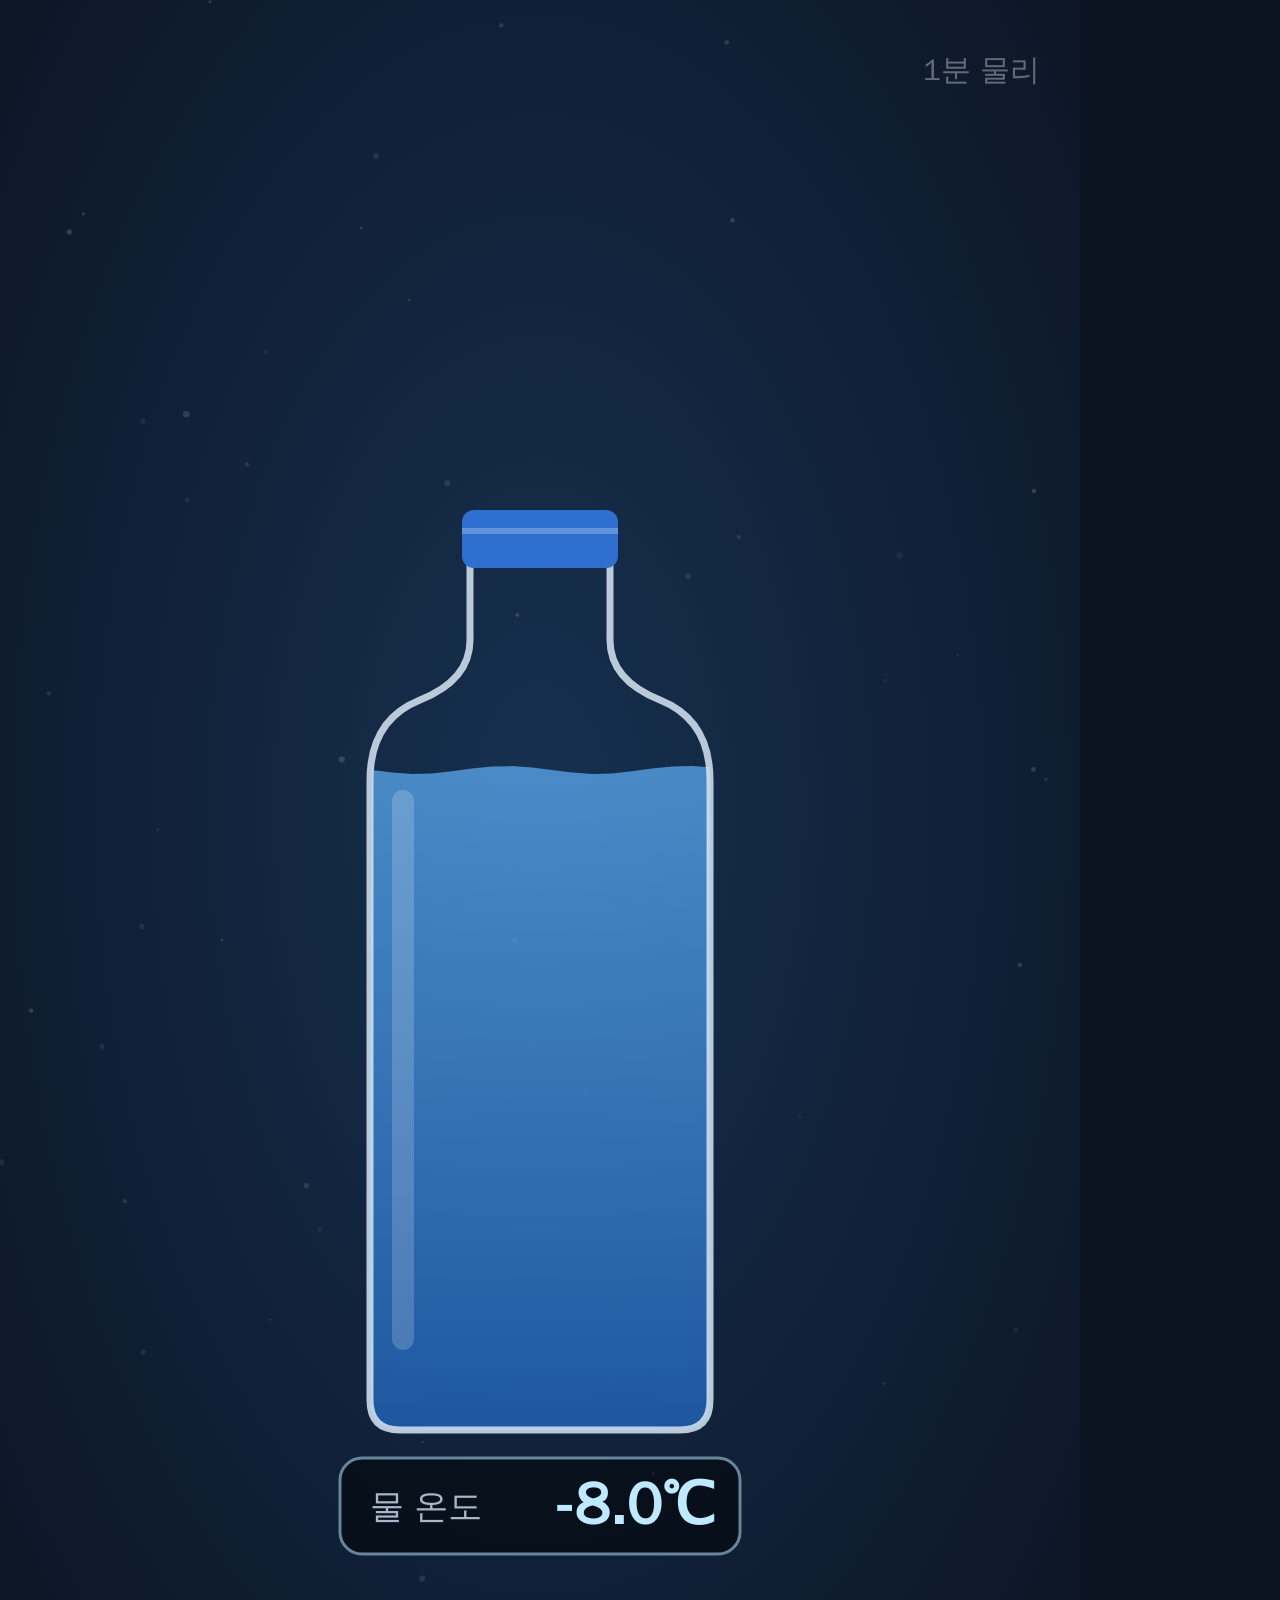
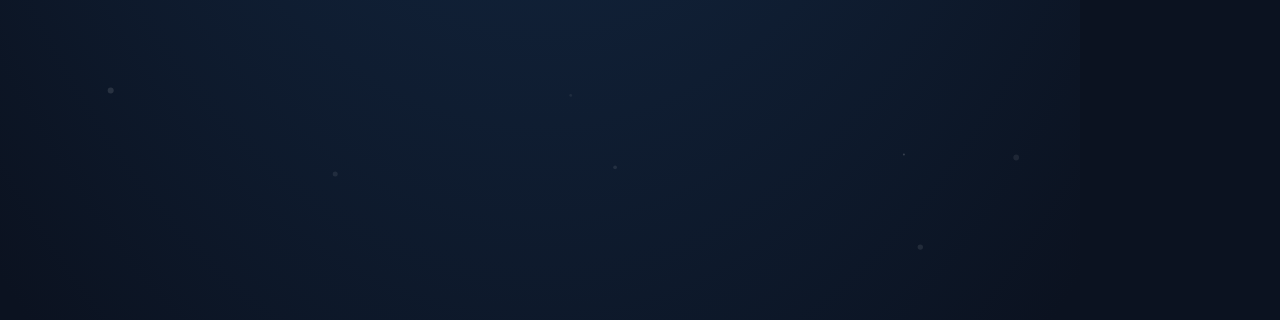
<file: motion/supercooled-water/index.html>
<!doctype html>
<html><head><meta charset="utf-8">
<style>
html,body{margin:0;background:#0b1220;overflow:hidden}
svg{display:block}
text{font-family:Pretendard,'Noto Sans KR','WenQuanYi Zen Hei',sans-serif}
</style></head>
<body>
<svg id="s" width="1080" height="1920" viewBox="0 0 1080 1920" xmlns="http://www.w3.org/2000/svg"></svg>
<script>
const FPS = 30, DUR = 29.5, TOTAL = Math.round(FPS * DUR);
const ICE = '#bfe9ff', WATER = '#3b8fe0', YEL = '#ffd166', WARM = '#ff9a4a', BG = '#0b1220', GRAY = '#a9b6c8';

// ---------- helpers ----------
const clamp = (x, a = 0, b = 1) => Math.max(a, Math.min(b, x));
const lerp = (a, b, t) => a + (b - a) * t;
const prog = (t, a, b) => clamp((t - a) / (b - a));
const easeOut = t => 1 - Math.pow(1 - clamp(t), 3);
const ease = t => { t = clamp(t); return t < .5 ? 4 * t * t * t : 1 - Math.pow(-2 * t + 2, 3) / 2; };
const back = t => { t = clamp(t); const c = 1.7; return 1 + (c + 1) * Math.pow(t - 1, 3) + c * Math.pow(t - 1, 2); };
const win = (t, a, b, f = .25) => clamp((t - a) / f) * clamp((b - t) / f);
const hex = c => [1, 3, 5].map(i => parseInt(c.slice(i, i + 2), 16));
const mix = (a, b, t) => { const A = hex(a), B = hex(b); t = clamp(t); return '#' + A.map((v, i) => Math.round(lerp(v, B[i], t)).toString(16).padStart(2, '0')).join(''); };
const esc = s => s.replace(/&/g, '&amp;').replace(/</g, '&lt;');
const f1 = v => v.toFixed(1);
const sc2 = v => (Math.round(v * 1000) / 1000);
function rng(seed) { let s = seed >>> 0; return () => { s = (s * 1664525 + 1013904223) >>> 0; return s / 4294967296; }; }
const tlen = s => [...s].reduce((a, c) => a + (c.charCodeAt(0) > 0x2000 ? 1 : 0.55), 0);

function txt(x, y, str, size, o = {}) {
  const { fill = '#fff', weight = 800, anchor = 'middle', op = 1, stroke = null } = o;
  const st = stroke ? `stroke="${stroke}" stroke-width="${size * 0.14}" stroke-linejoin="round" paint-order="stroke"` : '';
  return `<text x="${f1(x)}" y="${f1(y)}" font-size="${size}" font-weight="${weight}" fill="${fill}" text-anchor="${anchor}" opacity="${sc2(op)}" ${st}>${esc(str)}</text>`;
}
function headline(t, a, b, lines, y = 250, size = 84) {
  const op = win(t, a, b, .3); if (op <= 0) return '';
  const dy = (1 - easeOut(prog(t, a, a + .4))) * 30;
  let s = `<g opacity="${sc2(op)}" transform="translate(0 ${f1(dy)})">`;
  lines.forEach((l, i) => { s += txt(540, y + i * size * 1.25, l[0], size, { fill: l[1] || '#fff', stroke: BG }); });
  return s + '</g>';
}
function caption(t, a, b, str) {
  const op = win(t, a, b, .2); if (op <= 0) return '';
  const ls = str.split('\n'), fs = 52, lh = 74;
  const w = Math.min(1020, Math.max(...ls.map(tlen)) * fs + 90), h = ls.length * lh + 46;
  const y0 = 1650 - h / 2, dy = (1 - easeOut(prog(t, a, a + .3))) * 24;
  let s = `<g opacity="${sc2(op)}" transform="translate(0 ${f1(dy)})"><rect x="${f1(540 - w / 2)}" y="${f1(y0)}" width="${f1(w)}" height="${h}" rx="30" fill="#000" opacity=".58"/>`;
  ls.forEach((l, i) => { s += txt(540, y0 + 23 + lh * (i + .5) + fs * .36, l, fs, { weight: 700 }); });
  return s + '</g>';
}
function pop(t, a, b, x, y, str, size, fill = YEL, rot = -8) {
  const op = win(t, a, b, .12); if (op <= 0) return '';
  const sc = back(prog(t, a, a + .25));
  return `<g opacity="${sc2(op)}" transform="translate(${f1(x)} ${f1(y)}) rotate(${rot}) scale(${sc2(sc)})">${txt(0, 0, str, size, { fill, stroke: BG })}</g>`;
}
function ripple(x, y, t, h, color = '#ffffff') {
  const te = t - h; if (te < 0 || te > .45) return '';
  const p = te / .45;
  return `<circle cx="${x}" cy="${y}" r="${f1(20 + p * 120)}" fill="none" stroke="${color}" stroke-width="${f1(8 * (1 - p) + 1)}" opacity="${sc2(1 - p)}"/>`;
}

// ---------- ice dendrites (hexagonal branching, grown by distance) ----------
function makeDendrite(seed, ox, oy, inside, maxSeg = 900) {
  const r = rng(seed), segs = [], occ = new Map(), cell = 26;
  const q = [];
  for (let k = 0; k < 6; k++) q.push({ x: ox, y: oy, a: k * Math.PI / 3 + .25, d: 0, w: 6 });
  while (q.length && segs.length < maxSeg) {
    const b = q.shift(), L = 26 + r() * 30;
    const nx = b.x + Math.cos(b.a) * L, ny = b.y + Math.sin(b.a) * L;
    if (!inside(nx, ny)) continue;
    const key = Math.floor(nx / cell) + ',' + Math.floor(ny / cell), n = occ.get(key) || 0;
    if (n >= 2) continue; occ.set(key, n + 1);
    segs.push({ x1: b.x, y1: b.y, x2: nx, y2: ny, d0: b.d, len: L, w: b.w });
    q.push({ x: nx, y: ny, a: b.a + (r() - .5) * .25, d: b.d + L, w: Math.max(1.6, b.w * .93) });
    if (r() < .5) q.push({ x: nx, y: ny, a: b.a + (r() < .5 ? 1 : -1) * Math.PI / 3, d: b.d + L, w: Math.max(1.3, b.w * .68) });
  }
  return segs;
}
function drawDendrite(segs, G, op = 1, color = '#ffffff') {
  if (G <= 0) return '';
  let thick = '', thin = '';
  for (const s of segs) {
    if (G <= s.d0) continue;
    const f = clamp((G - s.d0) / s.len), x2 = s.x1 + (s.x2 - s.x1) * f, y2 = s.y1 + (s.y2 - s.y1) * f;
    const seg = `M${f1(s.x1)},${f1(s.y1)}L${f1(x2)},${f1(y2)}`;
    if (s.w > 3) thick += seg; else thin += seg;
  }
  return `<g opacity="${sc2(op)}" stroke="${color}" stroke-linecap="round" fill="none"><path d="${thick}" stroke-width="4.5"/><path d="${thin}" stroke-width="2.2" opacity=".85"/></g>`;
}

// ---------- bottle ----------
const BOTTLE = 'M470,560 L610,560 L610,640 Q610,680 660,700 Q710,720 710,780 L710,1400 Q710,1430 680,1430 L400,1430 Q370,1430 370,1400 L370,780 Q370,720 420,700 Q470,680 470,640 Z';
const WTOP = 770;
const BOTTLE_TREE = makeDendrite(4, 548, WTOP + 8, (x, y) => x > 382 && x < 698 && y > WTOP + 4 && y < 1418, 1100);
function bottle(t, freezeStart, o = {}) {
  const G = freezeStart == null ? 0 : Math.max(0, (t - freezeStart) * 330);
  const slush = clamp(G / 700);
  const wave = Array.from({ length: 18 }, (_, i) => { const x = 372 + i * 20; return `${x},${f1(WTOP + Math.sin(i * .7 + t * 4) * 4 * (1 - slush))}`; }).join(' ');
  let s = `<clipPath id="bclip"><path d="${BOTTLE}"/></clipPath>`;
  s += `<g clip-path="url(#bclip)"><polygon points="${wave} 712,1440 368,1440" fill="url(#water)"/>`;
  if (G > 0) s += `<circle cx="548" cy="${WTOP + 8}" r="${f1(G * 1.02)}" fill="#e8f6ff" opacity="${sc2(.38 * slush + .12)}"/>`;
  s += drawDendrite(BOTTLE_TREE, G) + '</g>';
  s += `<path d="${BOTTLE}" fill="none" stroke="#d7e6f5" stroke-width="7" opacity=".85"/>`;
  s += `<rect x="462" y="510" width="156" height="58" rx="12" fill="#2f6fd0"/><rect x="462" y="528" width="156" height="6" fill="#ffffff" opacity=".25"/>`;
  s += `<rect x="392" y="790" width="22" height="560" rx="11" fill="#ffffff" opacity=".18"/>`;
  return s;
}
function readout(x, y, val, label, color = ICE) {
  return `<g transform="translate(${x} ${y})"><rect x="-200" y="-62" width="400" height="96" rx="22" fill="#000" opacity=".5" stroke="${color}" stroke-width="3"/>
    ${txt(-170, -2, label, 34, { anchor: 'start', fill: GRAY, weight: 700 })}${txt(175, 4, val, 58, { anchor: 'end', fill: color })}</g>`;
}

// ---------- molecules ----------
function mol(x, y, a, s = 1, op = 1) {
  const h1 = a + .91, h2 = a - .91, d = 17 * s;
  return `<g opacity="${sc2(op)}"><circle cx="${f1(x + Math.cos(h1) * d)}" cy="${f1(y + Math.sin(h1) * d)}" r="${f1(7.5 * s)}" fill="#f4f7fb"/><circle cx="${f1(x + Math.cos(h2) * d)}" cy="${f1(y + Math.sin(h2) * d)}" r="${f1(7.5 * s)}" fill="#f4f7fb"/><circle cx="${f1(x)}" cy="${f1(y)}" r="${f1(13 * s)}" fill="#ff6b6b"/></g>`;
}
const MC = [540, 900], MR = 300;
const LATTICE = (() => { // honeycomb points
  const b = 58, pts = [], h = b * Math.sqrt(3) / 2;
  for (let i = -8; i <= 8; i++) for (let j = -8; j <= 8; j++) {
    const cx = i * 1.5 * b, cy = (j + (i & 1 ? .5 : 0)) * 2 * h;
    for (const [dx, dy] of [[-b / 2, 0], [b / 2, 0]]) {
      const x = cx + dx, y = cy + dy;
      if (Math.hypot(x, y) < MR - 34 && !pts.some(p => Math.hypot(p[0] - x, p[1] - y) < 5)) pts.push([x, y]);
    }
  }
  return pts.sort((p, q) => Math.hypot(...p) - Math.hypot(...q));
})();
const BONDS = (() => { const a = []; for (let i = 0; i < LATTICE.length; i++) for (let j = i + 1; j < LATTICE.length; j++) { const d = Math.hypot(LATTICE[i][0] - LATTICE[j][0], LATTICE[i][1] - LATTICE[j][1]); if (d > 50 && d < 66) a.push([i, j]); } return a; })();
const MOLS = (() => { // wandering molecules, sorted by distance so they map to nearby lattice points
  const r = rng(17), a = [];
  while (a.length < LATTICE.length) {
    const x = (r() * 2 - 1) * (MR - 30), y = (r() * 2 - 1) * (MR - 30);
    if (Math.hypot(x, y) > MR - 30 || a.some(p => Math.hypot(p.x - x, p.y - y) < 44)) { if (r() < .002) break; continue; }
    a.push({ x, y, p1: r() * 6.28, p2: r() * 6.28, w1: 1.5 + r() * 2, w2: 1.5 + r() * 2, a0: r() * 6.28, spin: (r() - .5) * 3 });
  }
  return a.sort((p, q) => Math.hypot(p.x, p.y) - Math.hypot(q.x, q.y));
})();
const SEED6 = [0, 1, 2, 3, 4, 5].map(k => [Math.cos(k * Math.PI / 3) * 58, Math.sin(k * Math.PI / 3) * 58]);
function wander(m, t) { return [m.x + Math.sin(t * m.w1 + m.p1) * 16, m.y + Math.sin(t * m.w2 + m.p2) * 16, m.a0 + t * m.spin]; }

// ---------- scenes ----------
function sceneA(t) { // 0 - 7.5 : the hook
  let s = headline(t, .15, 3.5, [['영하 8℃인데'], ['안 얼어 있는 물?', YEL]], 230, 84);
  s += headline(t, 3.55, 7.4, [['톡 치는 순간'], ['얼어붙는다!', ICE]], 230, 84);
  const TAP = 3.6;
  // frost background sparkle
  s += bottle(t, t >= TAP ? TAP + .05 : null);
  // finger
  if (t > 2.6 && t < 4.6) {
    const inn = easeOut(prog(t, 2.6, 3.3)), hit = t < TAP ? ease(prog(t, 3.35, TAP)) : 1 - easeOut(prog(t, TAP, TAP + .3)), out = prog(t, 4.1, 4.6);
    const x = lerp(1000, 760, inn) - hit * 40 + out * 400;
    s += `<g opacity="${sc2(1 - out)}"><rect x="${f1(x)}" y="590" width="260" height="70" rx="35" fill="#f2c9a0"/><rect x="${f1(x + 8)}" y="604" width="44" height="42" rx="18" fill="#ffe3cc" opacity=".8"/></g>`;
  }
  s += ripple(735, 625, t, TAP, ICE);
  s += pop(t, TAP, TAP + .6, 840, 560, '톡!', 84, '#ffffff', 10);
  // temperature readout: -8.0 -> 0.0 while freezing (latent heat)
  const temp = lerp(-8, 0, easeOut(prog(t, TAP + .3, 6.4)));
  s += readout(540, 1520, (temp <= -0.05 ? '-' : '') + Math.abs(temp).toFixed(1) + '℃', '물 온도', temp > -0.05 ? '#7dffb0' : ICE);
  s += caption(t, .3, 3.4, '영하 8℃까지 식혔는데 아직 액체');
  s += caption(t, 3.6, 5.5, '병을 톡 치는 순간…');
  s += caption(t, 5.6, 7.4, '눈앞에서 얼음이 퍼져 나가요');
  return s;
}
function snowflake(x, y, r, rot, op = 1) {
  let d = '';
  for (let k = 0; k < 6; k++) {
    const a = rot + k * Math.PI / 3, c = Math.cos(a), n = Math.sin(a);
    d += `M${f1(x)},${f1(y)}L${f1(x + c * r)},${f1(y + n * r)}`;
    for (const f of [.45, .7]) {
      const bx = x + c * r * f, by = y + n * r * f, L = r * (f === .45 ? .32 : .22);
      for (const sg of [1, -1]) { const b = a + sg * Math.PI / 3; d += `M${f1(bx)},${f1(by)}L${f1(bx + Math.cos(b) * L)},${f1(by + Math.sin(b) * L)}`; }
    }
  }
  return `<path d="${d}" stroke="${ICE}" stroke-width="${f1(r * .07)}" stroke-linecap="round" fill="none" opacity="${sc2(op)}" filter="url(#glow)"/>`;
}
function sceneB(t) { // 7.5 - 10.8 : title
  const a = 7.5, sc = back(prog(t, a, a + .5));
  let s = `<g transform="translate(540 760) scale(${sc2(sc)}) translate(-540 -760)">${snowflake(540, 760, 190, (t - a) * .35)}</g>`;
  s += `<g opacity="${sc2(easeOut(prog(t, a + .3, a + .8)))}" filter="url(#glow)">${txt(540, 1110, '과냉각', 160)}</g>`;
  s += txt(540, 1200, 'Supercooling', 56, { fill: ICE, weight: 600, op: easeOut(prog(t, a + .6, a + 1.0)) });
  s += txt(540, 1290, '0℃보다 차가운데 얼지 않은 상태', 44, { fill: GRAY, weight: 600, op: easeOut(prog(t, a + .9, a + 1.3)) });
  s += caption(t, 7.8, 10.6, "이 현상의 이름은 '과냉각'");
  return s;
}
function moleculeView(t, opts) {
  // opts: seedT (cluster attempt start) or freezeT (lattice growth start)
  let s = `<clipPath id="mclip"><circle cx="${MC[0]}" cy="${MC[1]}" r="${MR}"/></clipPath>`;
  s += `<circle cx="${MC[0]}" cy="${MC[1]}" r="${MR}" fill="#0f2440"/><g clip-path="url(#mclip)">`;
  const fz = opts.freezeT;
  if (fz != null) {
    let b = '';
    for (const [i, j] of BONDS) {
      const ti = fz + Math.hypot(...LATTICE[i]) / 330 + .2, tj = fz + Math.hypot(...LATTICE[j]) / 330 + .2, k = prog(t, Math.max(ti, tj), Math.max(ti, tj) + .2);
      if (k > 0) b += `<line x1="${f1(MC[0] + LATTICE[i][0])}" y1="${f1(MC[1] + LATTICE[i][1])}" x2="${f1(MC[0] + LATTICE[j][0])}" y2="${f1(MC[1] + LATTICE[j][1])}" stroke="${ICE}" stroke-width="5" opacity="${sc2(k * .6)}"/>`;
    }
    s += b;
  }
  MOLS.forEach((m, i) => {
    let [x, y, a] = wander(m, t);
    if (opts.seedT != null && i < 6) {
      const k = ease(prog(t, opts.seedT, opts.seedT + .6)) * (1 - ease(prog(t, opts.seedT + 1.1, opts.seedT + 1.7)));
      const shake = k * Math.sin(t * 40) * 4 * prog(t, opts.seedT + .7, opts.seedT + 1.1);
      x = lerp(x, SEED6[i][0] + shake, k); y = lerp(y, SEED6[i][1], k); a = lerp(a, i * Math.PI / 3 + Math.PI / 2, k);
    }
    if (fz != null) {
      const ts = fz + Math.hypot(...LATTICE[i]) / 330, k = easeOut(prog(t, ts, ts + .25));
      x = lerp(x, LATTICE[i][0], k); y = lerp(y, LATTICE[i][1], k); a = lerp(a, (i % 2 ? 0 : Math.PI) + Math.PI / 2, k);
    }
    s += mol(MC[0] + x, MC[1] + y, a);
  });
  s += `</g><circle cx="${MC[0]}" cy="${MC[1]}" r="${MR}" fill="none" stroke="#7fb6ff" stroke-width="6" opacity=".7"/>`;
  return s;
}
function sceneC(t) { // 10.8 - 16.0 : why it does not freeze
  let s = headline(t, 10.85, 15.9, [['왜 안 얼까?']], 210, 80);
  const sc = back(prog(t, 10.8, 11.3));
  const SEED = 12.6;
  s += `<g transform="translate(540 900) scale(${sc2(sc)}) translate(-540 -900)">${moleculeView(t, { seedT: SEED })}`;
  const hk = win(t, SEED + .55, SEED + 1.15, .1);
  if (hk > 0) { let d = SEED6.map((p, i) => (i ? 'L' : 'M') + f1(540 + p[0]) + ',' + f1(900 + p[1])).join('') + 'Z'; s += `<path d="${d}" fill="none" stroke="${YEL}" stroke-width="5" stroke-dasharray="10 8" opacity="${sc2(hk)}"/>`; }
  s += '</g>';
  s += txt(540, 545, '얼음 씨앗이 되려다…', 46, { fill: YEL, op: win(t, SEED + .1, SEED + 1.2, .2), stroke: BG });
  s += txt(540, 545, '금방 흩어짐', 46, { fill: '#ff9b6b', op: win(t, SEED + 1.25, 15.8, .2), stroke: BG });
  // legend
  const lg = prog(t, 11.3, 11.7);
  s += `<g opacity="${sc2(lg)}">${mol(420, 1290, -Math.PI / 2, 1.2)}${txt(460, 1305, '= 물 분자', 42, { anchor: 'start', weight: 700 })}</g>`;
  s += caption(t, 10.9, 13.5, "물이 얼려면 분자들이 얼음 모양으로\n줄 설 '시작점(씨앗)'이 필요해요");
  s += caption(t, 13.6, 15.9, '조용하고 깨끗한 물에선 씨앗이\n생겨도 금방 흩어져 버려요');
  return s;
}
function sceneD(t) { // 16.0 - 21.6 : tap -> lattice -> latent heat
  let s = headline(t, 16.05, 21.5, [['톡 치면 무슨 일이?']], 210, 76);
  const TAP = 16.5, SH = ease(prog(t, 19.0, 19.6));
  const k = lerp(1, .56, SH), y = lerp(900, 690, SH);
  s += `<g transform="translate(540 ${f1(y)}) scale(${sc2(k)}) translate(-540 -900)">${moleculeView(t, { freezeT: TAP + .15 })}${ripple(540, 900, t, TAP, YEL)}</g>`;
  s += pop(t, TAP, TAP + .6, 800, 560, '톡!', 80, '#ffffff', 10);
  s += txt(540, 1290, '얼음 결정(육각형)이 퍼져 나감', 44, { fill: ICE, op: win(t, 17.0, 19.0, .2), stroke: BG });
  // thermometer track
  const th = prog(t, 19.3, 19.6);
  if (th > 0) {
    const X = T => 170 + (T + 10) / 12 * 740, Y = 1090;
    const temp = lerp(-8, 0, easeOut(prog(t, 19.7, 20.7)));
    s += `<g opacity="${sc2(th)}"><rect x="170" y="${Y - 12}" width="740" height="24" rx="12" fill="url(#therm)"/>`;
    for (let T = -10; T <= 2; T += 2) s += `<line x1="${f1(X(T))}" y1="${Y + 18}" x2="${f1(X(T))}" y2="${Y + 34}" stroke="${GRAY}" stroke-width="3"/>` + txt(X(T), Y + 72, (T > 0 ? '+' : '') + T, 32, { fill: T === 0 ? '#ffffff' : GRAY, weight: 700 });
    s += `<line x1="${f1(X(0))}" y1="${Y - 40}" x2="${f1(X(0))}" y2="${Y + 18}" stroke="#ffffff" stroke-width="4" stroke-dasharray="6 6"/>` + txt(X(0), Y + 118, '↑ 어는점', 32, { fill: '#ffffff', weight: 700 });
    s += `<circle cx="${f1(X(temp))}" cy="${Y}" r="26" fill="${mix(ICE, '#7dffb0', prog(t, 19.7, 20.7))}" stroke="${BG}" stroke-width="6"/>`;
    s += txt(X(temp), Y - 46, (temp <= -0.05 ? '-' : '') + Math.abs(temp).toFixed(1) + '℃', 44, { fill: '#ffffff', stroke: BG }) + '</g>';
  }
  const fr = prog(t, 20.8, 21.1);
  if (fr > 0) s += `<g opacity="${sc2(fr)}">` + txt(540, 1350, '영하 8℃ 물이면 약 10%만 얼어요', 52, { fill: YEL, stroke: BG }) + txt(540, 1410, '(나머지는 0℃ 물 → 슬러시)', 36, { fill: GRAY, weight: 700 }) + '</g>';
  s += caption(t, 16.1, 18.9, '충격으로 씨앗이 생기면\n분자들이 줄줄이 얼음으로 바뀌어요');
  s += caption(t, 19.0, 21.5, '얼 때 나오는 열로 다시 0℃가 되어\n일부만 얼고 슬러시가 돼요');
  return s;
}
const POUCH = 'M380,690 L700,690 Q820,690 820,810 L820,970 Q820,1090 700,1090 L380,1090 Q260,1090 260,970 L260,810 Q260,690 380,690 Z';
const POUCH_TREE = makeDendrite(23, 690, 800, (x, y) => x > 272 && x < 808 && y > 702 && y < 1078, 1000);
function pouch(t, start, clearT = null) {
  const G = start == null ? 0 : Math.max(0, (t - start) * 360), wh = clamp(G / 520);
  const clr = clearT == null ? 0 : ease(prog(t, clearT, clearT + 1.4));
  let s = `<clipPath id="pclip"><path d="${POUCH}"/></clipPath><path d="${POUCH}" fill="#cfe9ff" opacity=".22"/>`;
  s += `<g clip-path="url(#pclip)" opacity="${sc2(1 - clr)}"><circle cx="690" cy="800" r="${f1(G * 1.05)}" fill="#f4f8ff" opacity="${sc2(.75 * wh)}"/>${drawDendrite(POUCH_TREE, G, 1, '#ffffff')}</g>`;
  s += `<path d="${POUCH}" fill="none" stroke="#e6f1ff" stroke-width="7" opacity=".85"/>`;
  s += `<circle cx="690" cy="800" r="44" fill="#c9d2de" stroke="#8e99a8" stroke-width="5"/><circle cx="690" cy="800" r="26" fill="none" stroke="#8e99a8" stroke-width="4"/>`;
  return s;
}
function sceneE(t) { // 21.6 - 26.0 : hand warmer
  let s = headline(t, 21.65, 25.9, [['이 원리, 어디에 쓰일까?']], 230, 70);
  const CLICK = 22.7, warm = ease(prog(t, 23.1, 24.6));
  s += `<circle cx="540" cy="890" r="${f1(330 + warm * 60)}" fill="url(#halo)" opacity="${sc2(warm)}"/>`;
  const sc = back(prog(t, 21.6, 22.1));
  s += `<g transform="translate(540 890) scale(${sc2(sc)}) translate(-540 -890)">${pouch(t, t >= CLICK ? CLICK + .05 : null)}</g>`;
  s += txt(420, 640, '똑딱이 손난로', 54, { fill: '#ffffff', op: prog(t, 21.9, 22.2), stroke: BG });
  if (t > 22.0 && t < 23.4) {
    const inn = easeOut(prog(t, 22.0, 22.5)), press = t < CLICK ? ease(prog(t, 22.5, CLICK)) : 1 - easeOut(prog(t, CLICK, CLICK + .3)), out = prog(t, 23.0, 23.4);
    const y = lerp(430, 610, inn) + press * 120 - out * 200;
    s += `<g opacity="${sc2(prog(t, 22.0, 22.25) * (1 - out))}"><rect x="655" y="${f1(y - 150)}" width="70" height="200" rx="35" fill="#f2c9a0"/><rect x="669" y="${f1(y - 4)}" width="42" height="40" rx="16" fill="#ffe3cc" opacity=".8"/></g>`;
  }
  s += pop(t, CLICK, CLICK + .6, 860, 760, '딸깍!', 70, '#ffffff', 10);
  const cOp = prog(t, 23.1, 23.4);
  if (cOp > 0) {
    const n = Math.round(lerp(20, 54, easeOut(prog(t, 23.2, 24.6))));
    s += `<g opacity="${sc2(cOp)}">` + txt(540, 1250, '손난로 온도', 40, { fill: GRAY, weight: 700 }) + txt(540, 1360, `약 ${n}℃`, 104, { fill: mix(ICE, WARM, prog(t, 23.2, 24.6)), stroke: BG }) + txt(540, 1425, '(아세트산나트륨 용액)', 34, { fill: GRAY, weight: 600 }) + '</g>';
  }
  s += caption(t, 21.7, 23.3, '똑딱이 손난로도 같은 원리예요');
  s += caption(t, 23.4, 25.9, '과냉각된 액체가 굳으면서\n열을 내 약 54℃까지 올라가요');
  return s;
}
const BOIL = (() => { const r = rng(31), a = []; for (let i = 0; i < 40; i++) a.push({ x: 300 + r() * 480, t0: r() * 3, v: 200 + r() * 200, r: 6 + r() * 10 }); return a; })();
function sceneF(t) { // 26.0 - 29.5 : reset
  let s = headline(t, 26.05, 29.6, [['다시 쓰려면?']], 230, 76);
  s += `<path d="M250,820 L830,820 L800,1240 Q795,1270 765,1270 L315,1270 Q285,1270 280,1240 Z" fill="#2a7bd1" opacity=".35"/>`;
  s += `<g transform="translate(540 1040) scale(.62) translate(-540 -890)">${pouch(t, 0, 26.6)}</g>`;
  for (const b of BOIL) { const te = (t - 26 + b.t0) % 1.6, y = 1250 - te * b.v; if (y < 840) continue; s += `<circle cx="${f1(b.x + Math.sin(te * 9) * 6)}" cy="${f1(y)}" r="${f1(b.r)}" fill="none" stroke="#e8f6ff" stroke-width="3" opacity=".6"/>`; }
  s += `<path d="M230,800 L850,800 L815,1255 Q810,1290 775,1290 L305,1290 Q270,1290 265,1255 Z" fill="none" stroke="#9fb3c8" stroke-width="9" stroke-linejoin="round"/>`;
  s += `<rect x="200" y="780" width="680" height="24" rx="12" fill="#9fb3c8"/>`;
  for (let i = 0; i < 7; i++) { const x = 330 + i * 70, h = 40 + Math.sin(t * 14 + i * 2) * 12; s += `<path d="M${x - 22},1330 Q${x},${f1(1330 - h * 2)} ${x + 22},1330 Z" fill="${WARM}" opacity=".9"/>`; }
  for (let i = 0; i < 3; i++) { const x = 400 + i * 140, o = ((t * .8 + i * .33) % 1); s += `<path d="M${x},${f1(760 - o * 120)} q20,-30 0,-60 q-20,-30 0,-60" stroke="#ffffff" stroke-width="6" fill="none" opacity="${sc2((1 - o) * .4)}"/>`; }
  s += txt(540, 1440, '얼음에도 시작점이 필요하다', 58, { fill: YEL, op: prog(t, 28.0, 28.3), stroke: BG });
  s += caption(t, 26.2, 29.6, '끓는 물에 데우면 다시 액체가 돼\n몇 번이고 다시 쓸 수 있어요');
  return s;
}

const SCENES = [[0, 7.5, sceneA], [7.5, 10.8, sceneB], [10.8, 16.0, sceneC], [16.0, 21.6, sceneD], [21.6, 26.0, sceneE], [26.0, DUR, sceneF]];
const DEFS = `<defs>
  <radialGradient id="bg" cx="50%" cy="42%" r="75%"><stop offset="0" stop-color="#16304f"/><stop offset="1" stop-color="${BG}"/></radialGradient>
  <linearGradient id="water" x1="0" y1="0" x2="0" y2="1"><stop offset="0" stop-color="#5aa9f0" stop-opacity=".75"/><stop offset="1" stop-color="#1f5fb0" stop-opacity=".85"/></linearGradient>
  <linearGradient id="therm" x1="0" y1="0" x2="1" y2="0"><stop offset="0" stop-color="#4aa3ff"/><stop offset=".83" stop-color="#bfe9ff"/><stop offset="1" stop-color="#ffb27a"/></linearGradient>
  <radialGradient id="halo"><stop offset="0" stop-color="#ff9a4a" stop-opacity=".55"/><stop offset="1" stop-color="#ff7a2f" stop-opacity="0"/></radialGradient>
  <filter id="glow" x="-30%" y="-50%" width="160%" height="200%"><feGaussianBlur stdDeviation="9" result="b"/><feMerge><feMergeNode in="b"/><feMergeNode in="SourceGraphic"/></feMerge></filter>
</defs>`;
const FLAKES = (() => { const r = rng(21), a = []; for (let i = 0; i < 60; i++) a.push({ x: r() * 1080, y: r() * 1920, r: 1 + r() * 2.4, v: 10 + r() * 25, o: .05 + r() * .12 }); return a; })();

function render(f) {
  const t = f / FPS;
  let s = DEFS + `<rect width="1080" height="1920" fill="url(#bg)"/>`;
  for (const p of FLAKES) s += `<circle cx="${f1(p.x + Math.sin(t + p.y) * 10)}" cy="${f1((p.y + t * p.v) % 1920)}" r="${f1(p.r)}" fill="#ffffff" opacity="${sc2(p.o)}"/>`;
  for (const [a, b, fn] of SCENES) {
    if (t < a - .001 || t > b + .001) continue;
    const op = (a === 0 ? 1 : clamp((t - a) / .3)) * clamp((b - t) / .3 + (b === DUR ? 1 : 0));
    s += `<g opacity="${sc2(op)}">${fn(t)}</g>`;
  }
  s += txt(1040, 80, '1분 물리', 30, { anchor: 'end', fill: '#ffffff', op: .35, weight: 700 });
  document.getElementById('s').innerHTML = s;
}
render(0);
</script>
</body></html>
</file>
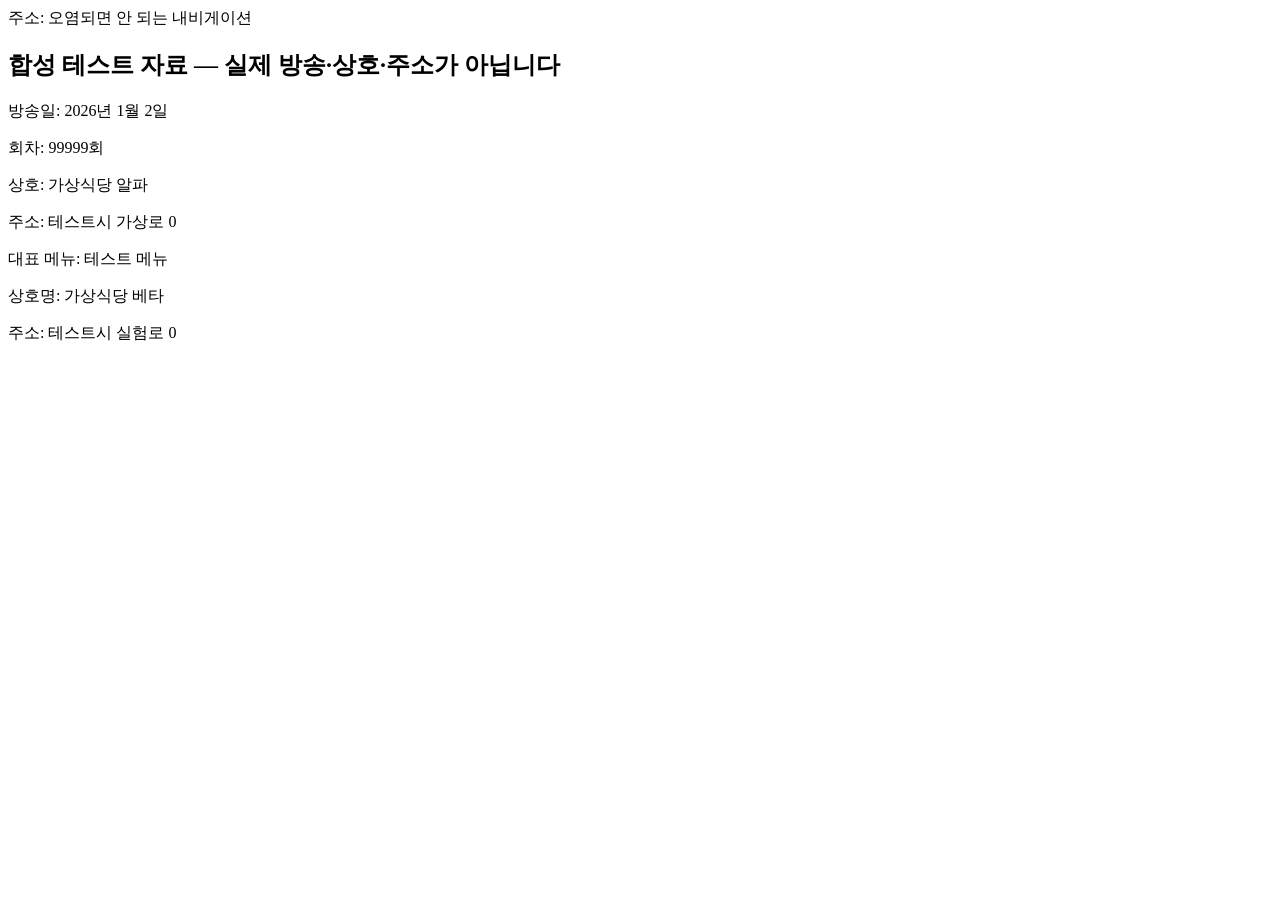
<file: tests/fixtures/detail.html>
<!doctype html><html lang="ko"><head><title>합성 테스트: 실제 방송자료 아님</title></head>
<body><nav>주소: 오염되면 안 되는 내비게이션</nav><article>
<h1>합성 테스트 자료 — 실제 방송·상호·주소가 아닙니다</h1>
<p>방송일: 2026년 1월 2일</p><p>회차: 99999회</p>
<p>상호: 가상식당 알파</p><p>주소: 테스트시 가상로 0</p>
<p>대표 메뉴: 테스트 메뉴</p>
<p>상호명: 가상식당 베타</p><p>주소: 테스트시 실험로 0</p>
</article></body></html>
</file>
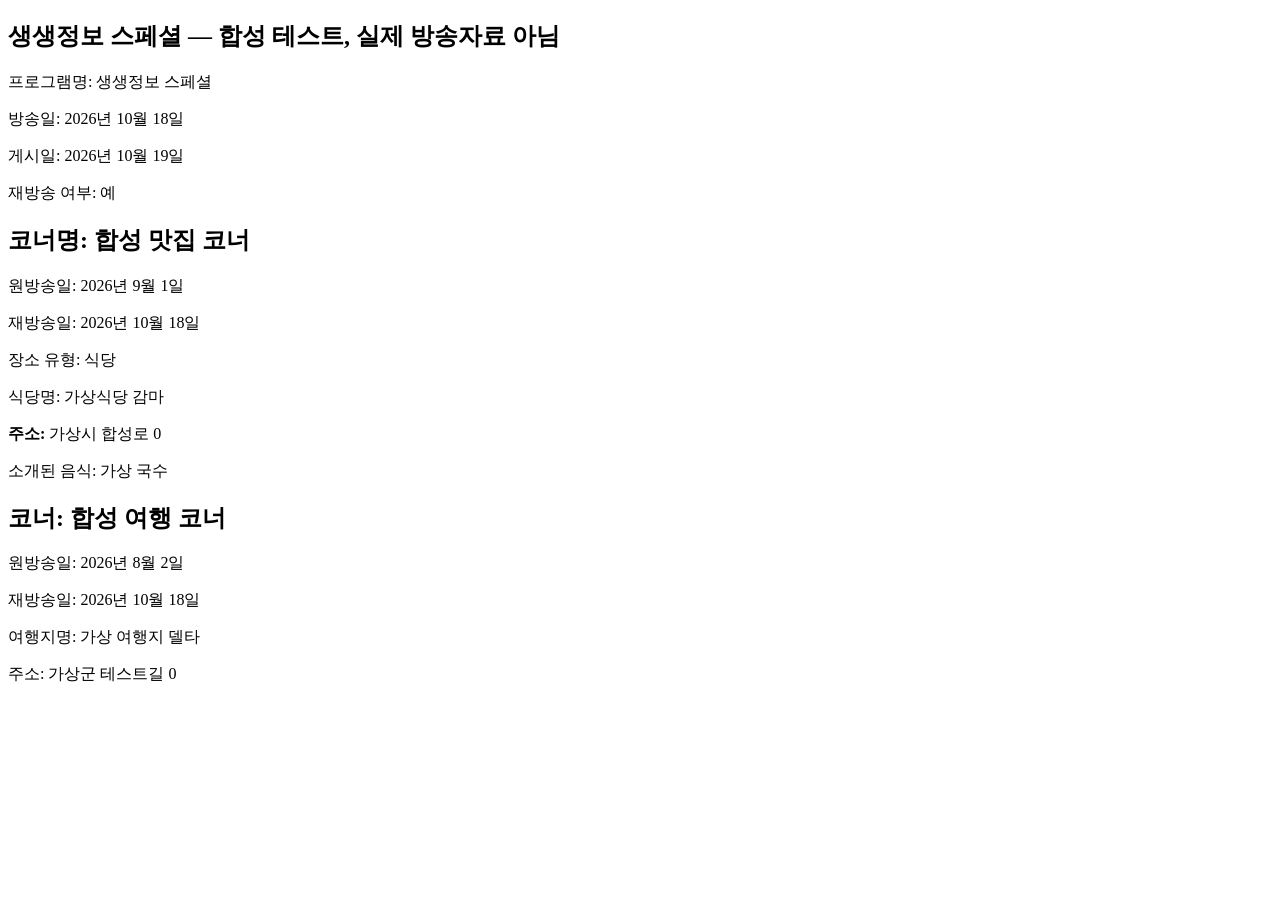
<file: tests/fixtures/synthetic/special.html>
<!doctype html><html lang="ko"><head><title>합성 자료 | 생생정보 스페셜</title></head><body><article>
<h1>생생정보 스페셜 — 합성 테스트, 실제 방송자료 아님</h1>
<p>프로그램명: 생생정보 스페셜</p>
<p>방송일: 2026년 10월 18일</p>
<p>게시일: 2026년 10월 19일</p>
<p>재방송 여부: 예</p>
<h2>코너명: 합성 맛집 코너</h2>
<p>원방송일: 2026년 9월 1일</p>
<p>재방송일: 2026년 10월 18일</p>
<p>장소 유형: 식당</p>
<p>식당명: 가상식당 감마</p>
<p><strong>주소:</strong> <span>가상시 합성로 0</span></p>
<p>소개된 음식: 가상 국수</p>
<h2>코너: 합성 여행 코너</h2>
<p>원방송일: 2026년 8월 2일</p>
<p>재방송일: 2026년 10월 18일</p>
<p>여행지명: 가상 여행지 델타</p>
<p>주소: 가상군 테스트길 0</p>
</article></body></html>
</file>
